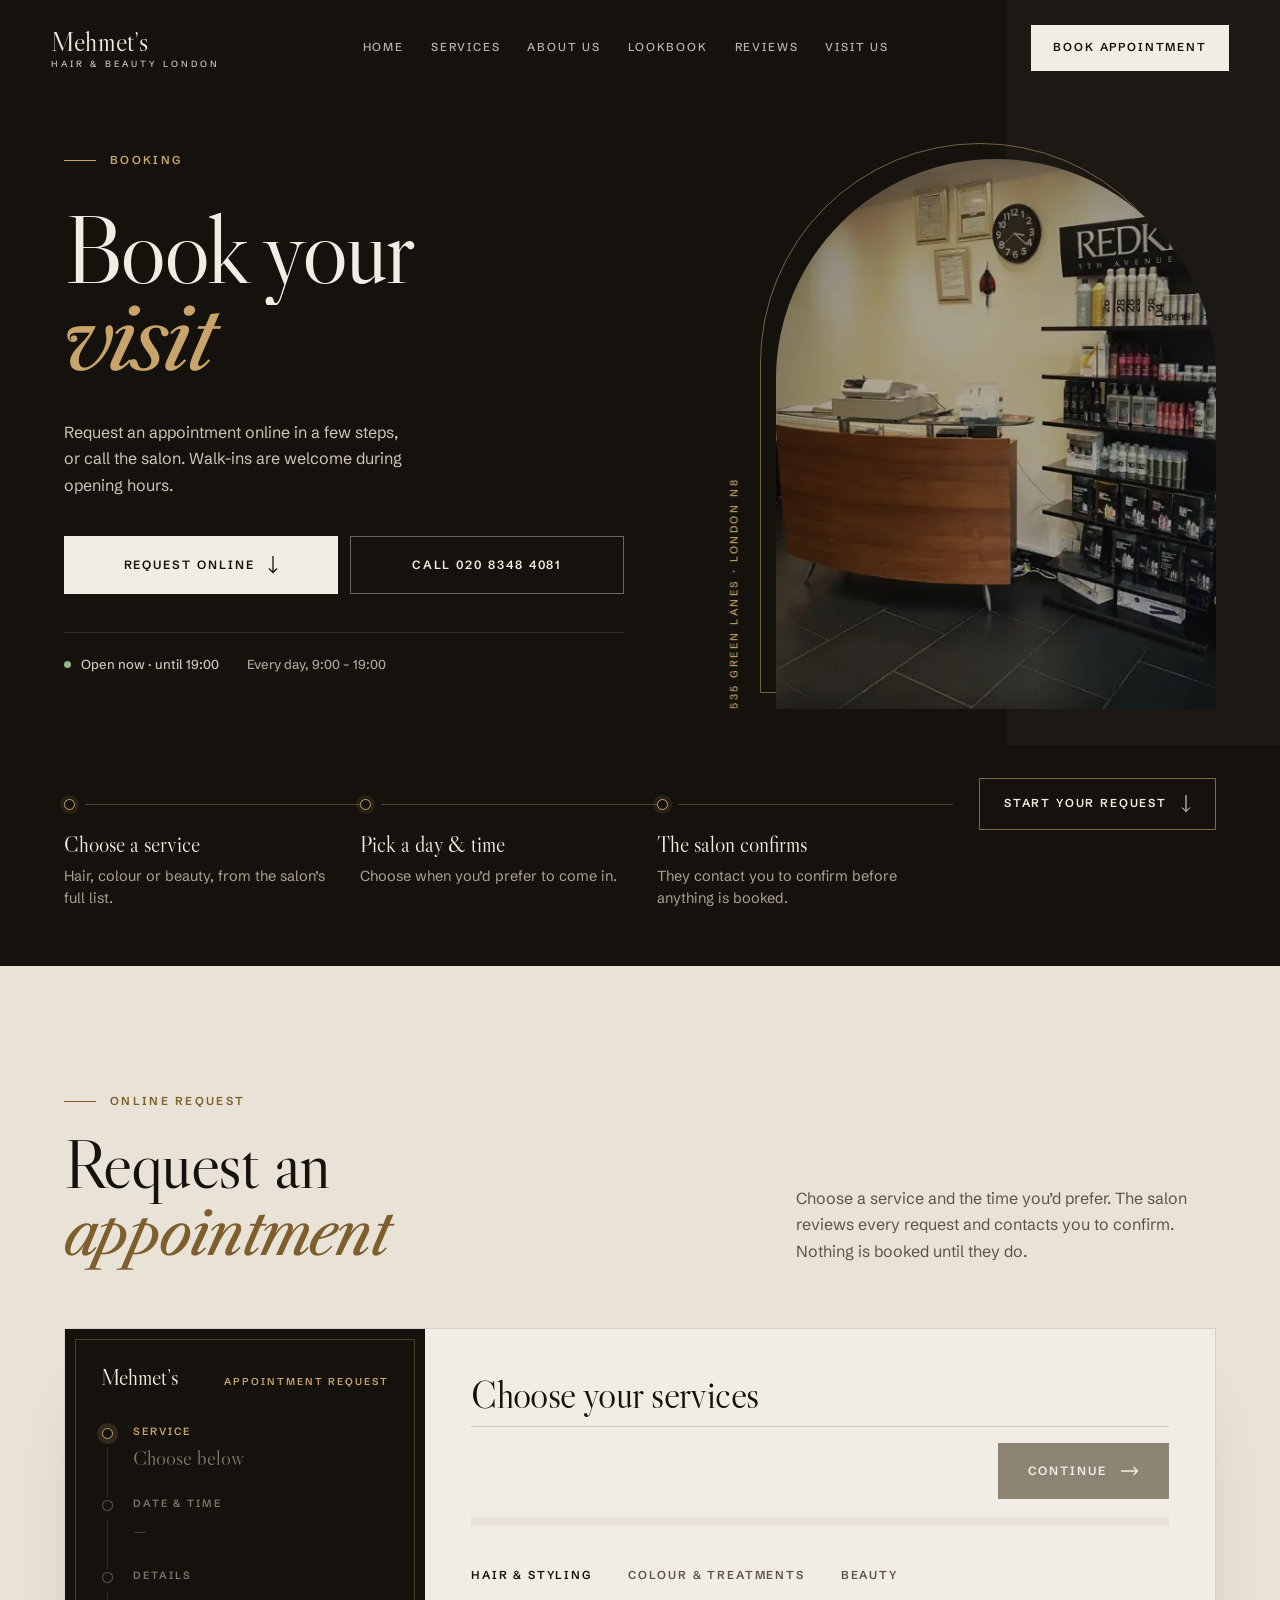
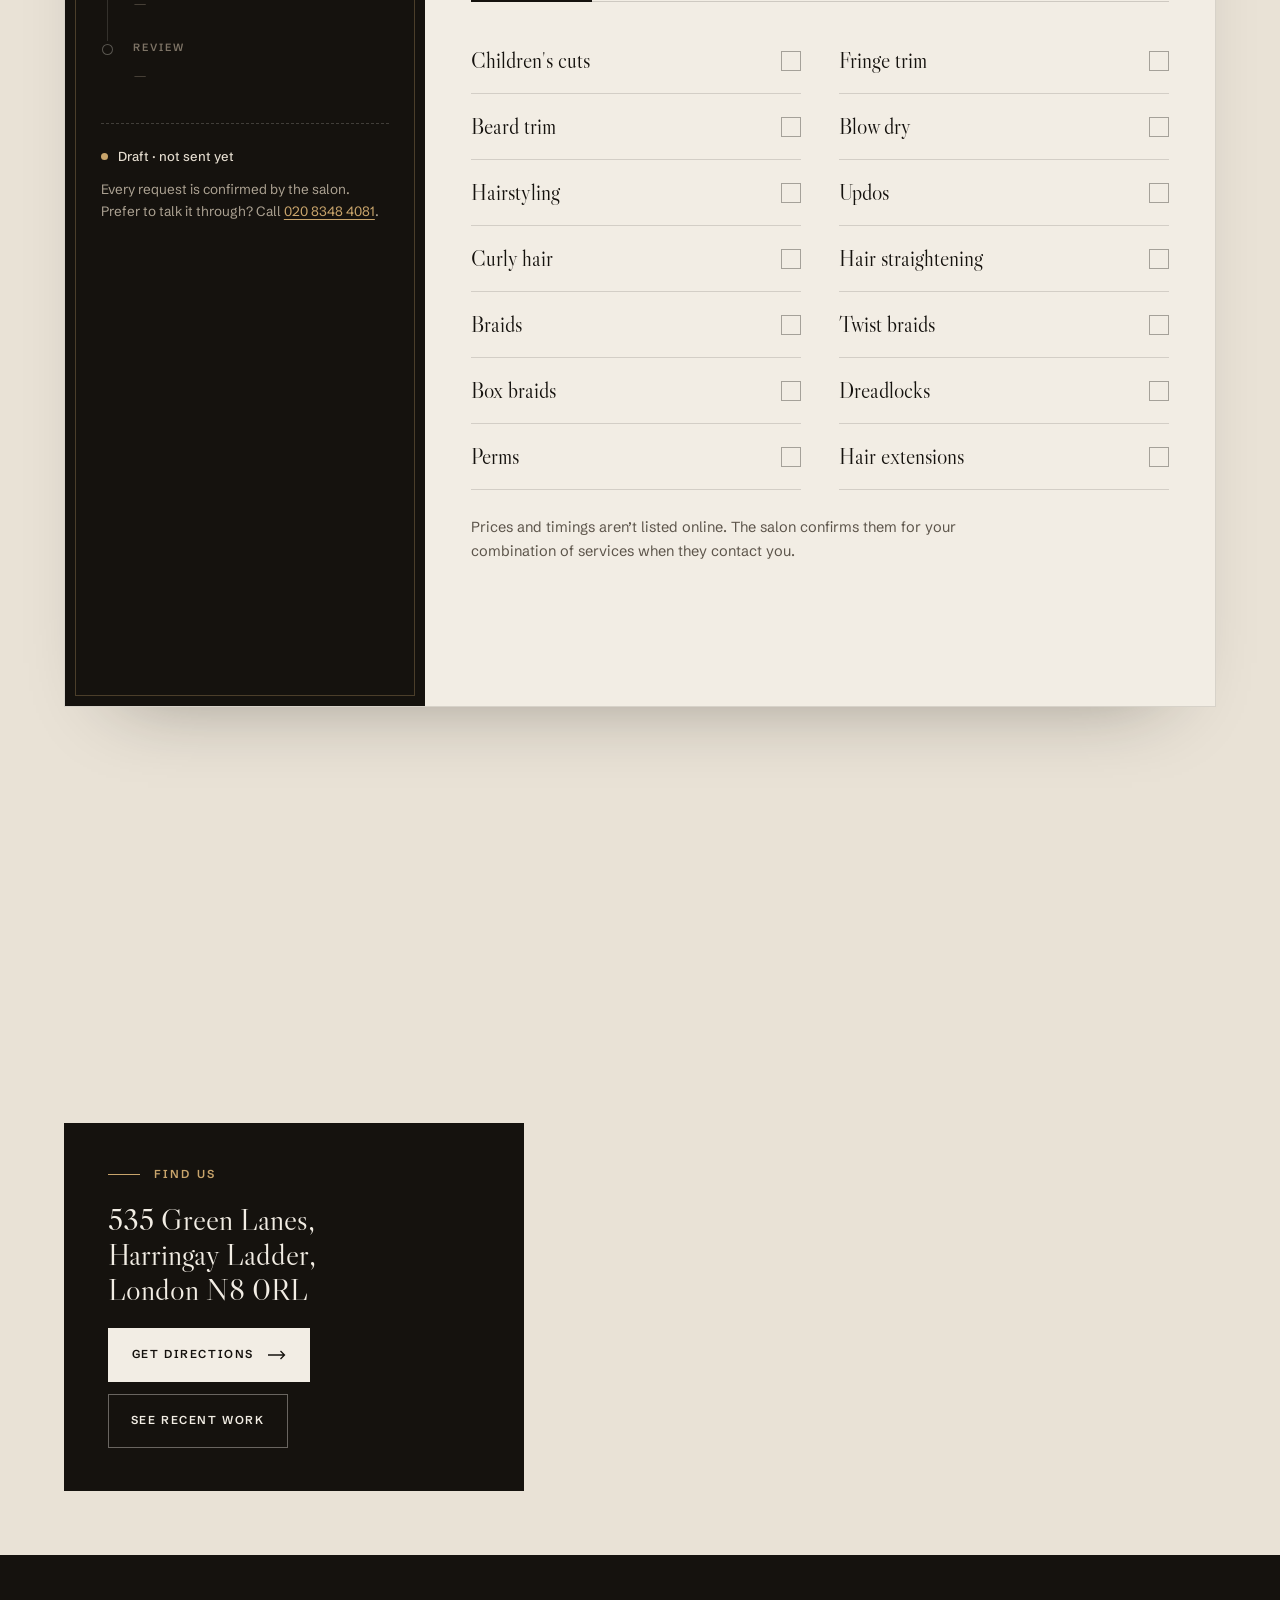
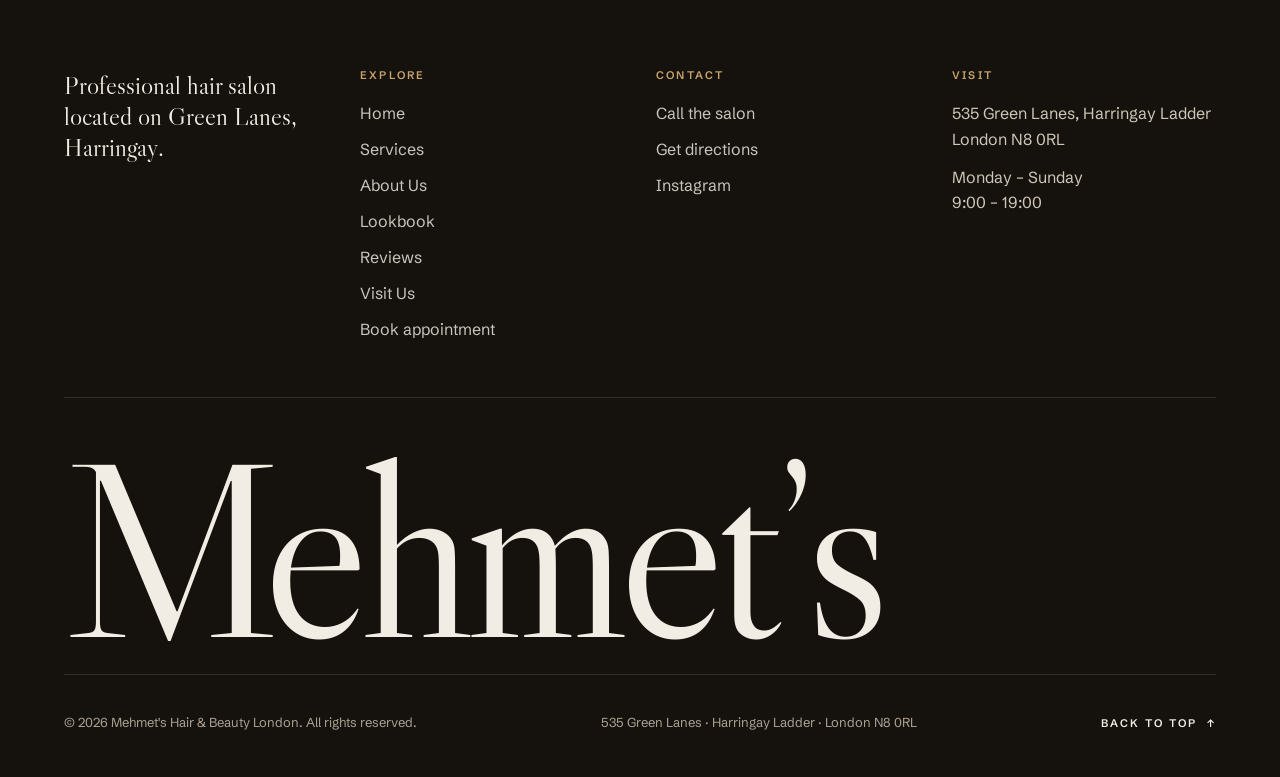
<file: booking.html>
<!DOCTYPE html>
<html lang="en-GB">
<head>
<meta charset="utf-8">
<meta name="viewport" content="width=device-width, initial-scale=1">
<title>Booking | Mehmet's Hair &amp; Beauty London, 535 Green Lanes N8</title>
<meta name="description" content="Request an appointment at Mehmet's Hair &amp; Beauty London, or call 020 8348 4081. Open every day 9:00–19:00 at 535 Green Lanes, Harringay Ladder, London N8 0RL.">
<link rel="canonical" href="booking.html">
<meta property="og:type" content="website">
<meta property="og:site_name" content="Mehmet's Hair &amp; Beauty London">
<meta property="og:title" content="Booking | Mehmet's Hair &amp; Beauty London, 535 Green Lanes N8">
<meta property="og:description" content="Request an appointment at Mehmet's Hair &amp; Beauty London, or call 020 8348 4081. Open every day 9:00–19:00 at 535 Green Lanes, Harringay Ladder, London N8 0RL.">
<meta property="og:image" content="https://husnain-designs.github.io/Mehmets-hairsbeauty-preview/assets/images/look-bridal-updo.jpg">
<meta name="twitter:card" content="summary_large_image">
<meta name="theme-color" content="#15120E">
<link rel="icon" href="favicon.svg" type="image/svg+xml">
<link rel="preconnect" href="https://fonts.googleapis.com">
<link rel="preconnect" href="https://fonts.gstatic.com" crossorigin>
<link rel="stylesheet" href="https://fonts.googleapis.com/css2?family=Libre+Caslon+Display&amp;family=Libre+Caslon+Text:ital@1&amp;family=Schibsted+Grotesk:wght@400;500;600&amp;display=swap" media="print" onload="this.media='all'">
<noscript><link rel="stylesheet" href="https://fonts.googleapis.com/css2?family=Libre+Caslon+Display&amp;family=Libre+Caslon+Text:ital@1&amp;family=Schibsted+Grotesk:wght@400;500;600&amp;display=swap"></noscript>
<link rel="preload" as="image" type="image/webp" fetchpriority="high"
      imagesizes="(min-width: 1024px) 460px, 76vw"
      imagesrcset="assets/images/booking-reception-arch-v3-480.webp 480w,
                   assets/images/booking-reception-arch-v3-800.webp 800w,
                   assets/images/booking-reception-arch-v3.webp 1000w">
<link rel="stylesheet" href="assets/css/site.css?v=12">
<script type="application/ld+json">{"@context":"https://schema.org","@type":"HairSalon","name":"Mehmet's Hair & Beauty London","telephone":"+44 20 8348 4081","address":{"@type":"PostalAddress","streetAddress":"535 Green Lanes, Harringay Ladder","addressLocality":"London","postalCode":"N8 0RL","addressCountry":"GB"},"geo":{"@type":"GeoCoordinates","latitude":51.5821896,"longitude":-0.0998259},"openingHoursSpecification":[{"@type":"OpeningHoursSpecification","dayOfWeek":["Monday","Tuesday","Wednesday","Thursday","Friday","Saturday","Sunday"],"opens":"09:00","closes":"19:00"}],"hasMap":"https://www.google.com/maps/place/?q=place_id:ChIJRani9_MbdkgRm6W9HlGE5A0","sameAs":["https://www.instagram.com/mehmets_hair_beauty/"]}</script>
<script src="assets/js/lenis.min.js?v=12" defer></script>
<script src="assets/js/site-motion.js?v=12" defer></script>
<script src="assets/js/site.js?v=12" defer></script>
<script src="assets/js/booking.js?v=12" defer></script>
</head>
<body>

<a class="skip-link" href="#main">Skip to content</a>

<header class="site-header" data-site-header>
  <div class="site-header__inner">
    <a class="wordmark" href="index.html" aria-label="Mehmet's Hair &amp; Beauty London, home">
      <span class="wordmark__name">Mehmet&rsquo;s</span>
      <span class="wordmark__sub">Hair &amp; Beauty London</span>
    </a>
    <nav class="main-nav" aria-label="Main">
      <a href="index.html">Home</a>
      <a href="services.html">Services</a>
      <a href="index.html#about">About Us</a>
      <a href="index.html#lookbook">Lookbook</a>
      <a href="index.html#reviews">Reviews</a>
      <a href="index.html#visit">Visit Us</a>
    </nav>
    <div class="header-actions">
      <a class="btn-book" href="#request" aria-current="page">
        <span class="btn-book__long">Book appointment</span>
        <span class="btn-book__short">Book</span>
      </a>
      <button class="menu-toggle" type="button" aria-label="Open menu" aria-expanded="false" aria-controls="site-menu" data-menu-open>
        <span class="menu-toggle__label">Menu</span>
        <span class="menu-toggle__bars" aria-hidden="true"><span></span><span></span></span>
      </button>
    </div>
  </div>
</header>

<div class="site-menu" id="site-menu" role="dialog" aria-modal="true" aria-label="Menu" aria-hidden="true" data-menu>
  <div class="site-menu__bar">
    <span>Mehmet&rsquo;s</span>
    <button class="menu-close" type="button" data-menu-close>
      Close
      <span class="menu-close__x" aria-hidden="true"><span></span><span></span></span>
    </button>
  </div>
  <nav class="site-menu__nav" aria-label="Menu">
    <a href="index.html">Home</a>
    <a href="services.html">Services</a>
    <a href="index.html#about">About Us</a>
    <a href="index.html#lookbook">Lookbook</a>
    <a href="index.html#reviews">Reviews</a>
    <a href="index.html#visit">Visit Us</a>
  </nav>
  <div class="site-menu__foot">
    <a class="btn-wide" href="#request">Book appointment<svg width="16" height="10" viewBox="0 0 18 10" fill="none" stroke="currentColor" aria-hidden="true"><path d="M0 5h16.5M12.5 1l4 4-4 4"/></svg></a>
    <a class="btn-split" href="tel:+442083484081" aria-label="Call the salon on 020 8348 4081">Call</a>
    <a class="btn-split" href="https://www.google.com/maps/dir/?api=1&amp;destination=Mehmet%27s%20Hair%20%26%20Beauty%20London%2C%20535%20Green%20Lanes%2C%20Harringay%20Ladder%2C%20London%20N8%200RL%2C%20United%20Kingdom&amp;destination_place_id=ChIJRani9_MbdkgRm6W9HlGE5A0" target="_blank" rel="noopener noreferrer">Directions</a>
    <p>535 Green Lanes · Harringay Ladder · London N8 0RL<br>Open every day, 9:00 – 19:00</p>
  </div>
</div>

<main id="main">

<section class="bk-hero">
  <div class="bk-hero__panel" aria-hidden="true"></div>
  <div class="bk-hero__grid">
    <div class="bk-hero__copy">
      <p class="eyebrow" data-reveal="fade" data-now data-delay="100">Booking</p>
      <h1 data-reveal="lines" data-now data-delay="180">
        <span class="line"><span>Book your</span></span>
        <span class="line"><span><em>visit</em></span></span>
      </h1>
      <p class="bk-hero__lede" data-reveal="up" data-now data-delay="600">Request an appointment online in a few steps, or call the salon. Walk-ins are welcome during opening hours.</p>
      <div class="bk-hero__cta" data-reveal="up" data-now data-delay="720">
        <a class="btn btn--cream" href="#request">Request online<svg width="10" height="18" viewBox="0 0 10 18" fill="none" stroke="currentColor" aria-hidden="true"><path d="M5 0v16.5M1 12.5l4 4 4-4"/></svg></a>
        <a class="btn btn--ghost" href="tel:+442083484081" aria-label="Call the salon on 020 8348 4081">Call 020 8348 4081</a>
      </div>
      <div class="bk-hero__meta" data-reveal="fade" data-now data-delay="860">
        <span><span class="status-dot" data-status-dot></span><span data-status-text>Open every day, 9:00 – 19:00</span></span>
        <span class="dim">Every day, 9:00 – 19:00</span>
        <span class="bk-hero__picked" data-picked hidden>Enquiring about <strong data-picked-name></strong><a href="services.html">Change</a></span>
      </div>
    </div>
    <div class="bk-hero__arch">
      <div class="bk-hero__arch-outline" data-reveal="fade" data-now data-delay="1150" aria-hidden="true"></div>
      <div data-reveal="mask" data-now data-delay="300">
        <div class="bk-hero__arch-shot">
          <div data-parallax="0.07">
            <picture>
              <source type="image/webp"
                  sizes="(min-width: 1024px) 460px, 76vw"
                  srcset="assets/images/booking-reception-arch-v3-480.webp 480w,
                  assets/images/booking-reception-arch-v3-800.webp 800w,
                  assets/images/booking-reception-arch-v3.webp 1000w">
              <img src="assets/images/booking-reception-arch-v3.jpg" width="1000" height="1449" fetchpriority="high" decoding="async" alt="The salon's reception desk beside a Redken product wall">
            </picture>
          </div>
        </div>
      </div>
      <span class="bk-hero__arch-caption" data-reveal="fade" data-now data-delay="1350">535 Green Lanes · London N8</span>
    </div>
    <nav class="bk-steps" aria-label="How booking works" data-reveal="fade" data-delay="950">
      <span class="bk-steps__bleed" aria-hidden="true"></span>
      <ol data-reveal="stagger" data-delay="1000">
      <li>
        <span class="bk-steps__mark" aria-hidden="true">
          <span class="bk-steps__dot"></span>
          <span class="bk-steps__line"></span>
        </span>
        <span class="bk-steps__body">
          <span class="bk-steps__title">Choose a service</span>
          <span class="bk-steps__desc">Hair, colour or beauty, from the salon’s full list.</span>
        </span>
      </li>
      <li>
        <span class="bk-steps__mark" aria-hidden="true">
          <span class="bk-steps__dot"></span>
          <span class="bk-steps__line"></span>
        </span>
        <span class="bk-steps__body">
          <span class="bk-steps__title">Pick a day &amp; time</span>
          <span class="bk-steps__desc">Choose when you’d prefer to come in.</span>
        </span>
      </li>
      <li>
        <span class="bk-steps__mark" aria-hidden="true">
          <span class="bk-steps__dot"></span>
          <span class="bk-steps__line"></span>
        </span>
        <span class="bk-steps__body">
          <span class="bk-steps__title">The salon confirms</span>
          <span class="bk-steps__desc">They contact you to confirm before anything is booked.</span>
        </span>
      </li>
      </ol>
      <a class="bk-steps__cta" href="#request">Start your request<svg width="10" height="18" viewBox="0 0 10 18" fill="none" stroke="currentColor" aria-hidden="true"><path d="M5 0v16.5M1 12.5l4 4 4-4"/></svg></a>
    </nav>
  </div>
</section>

<section class="request" id="request">
  <div class="shell">
    <div class="request__head">
      <div>
        <p class="eyebrow" data-reveal="up">Online request</p>
        <h2 data-reveal="lines">
          <span class="line line--flush"><span>Request an</span></span>
          <span class="line"><span><em>appointment</em></span></span>
        </h2>
      </div>
      <p data-reveal="up">Choose a service and the time you’d prefer. The salon reviews every request and contacts you to confirm. Nothing is booked until they do.</p>
    </div>

    <div class="wizard" data-reveal="up" data-wizard>
      <aside class="rail" aria-label="Your request">
        <div class="rail__frame" aria-hidden="true"></div>
        <div class="rail__inner">
          <div class="rail__head">
            <span>Mehmet&rsquo;s</span>
            <span>Appointment request</span>
          </div>
          <ol class="rail__steps" aria-label="Booking steps">
            <li class="rail__step" data-rail-step="1">
              <span class="rail__marker" aria-hidden="true">
                <span class="rail__dot"></span>
                <span class="rail__line"></span>
              </span>
              <button class="rail__btn" type="button" disabled data-rail-go="1" aria-label="Service">
                <span class="rail__label">Service</span>
                <span class="rail__value" data-rail-value>—</span>
              </button>
            </li>
            <li class="rail__step" data-rail-step="2">
              <span class="rail__marker" aria-hidden="true">
                <span class="rail__dot"></span>
                <span class="rail__line"></span>
              </span>
              <button class="rail__btn" type="button" disabled data-rail-go="2" aria-label="Date & time">
                <span class="rail__label">Date &amp; time</span>
                <span class="rail__value" data-rail-value>—</span>
              </button>
            </li>
            <li class="rail__step" data-rail-step="3">
              <span class="rail__marker" aria-hidden="true">
                <span class="rail__dot"></span>
                <span class="rail__line"></span>
              </span>
              <button class="rail__btn" type="button" disabled data-rail-go="3" aria-label="Details">
                <span class="rail__label">Details</span>
                <span class="rail__value" data-rail-value>—</span>
              </button>
            </li>
            <li class="rail__step" data-rail-step="4">
              <span class="rail__marker" aria-hidden="true">
                <span class="rail__dot"></span>
                <span class="rail__line"></span>
              </span>
              <button class="rail__btn" type="button" disabled data-rail-go="4" aria-label="Review">
                <span class="rail__label">Review</span>
                <span class="rail__value" data-rail-value>—</span>
              </button>
            </li>
          </ol>
          <div class="rail__foot">
            <span class="rail__status" aria-live="polite"><span class="status-dot" data-card-dot></span><span data-card-status>Draft · not sent yet</span></span>
            <p>Every request is confirmed by the salon. Prefer to talk it through? Call <a href="tel:+442083484081" aria-label="Call the salon on 020 8348 4081">020 8348 4081</a>.</p>
          </div>
        </div>
      </aside>

      <div class="pane" data-flow>
        <div class="progress" data-progress>
          <ol aria-label="Booking steps">
            <li data-progress-step="1">
              <span class="progress__bar"><span></span></span>
              <span class="progress__label">Service</span>
            </li>
            <li data-progress-step="2">
              <span class="progress__bar"><span></span></span>
              <span class="progress__label">Date &amp; time</span>
            </li>
            <li data-progress-step="3">
              <span class="progress__bar"><span></span></span>
              <span class="progress__label">Details</span>
            </li>
            <li data-progress-step="4">
              <span class="progress__bar"><span></span></span>
              <span class="progress__label">Review</span>
            </li>
          </ol>
          <span class="progress__mobile" data-progress-mobile>Service</span>
        </div>

        <div data-pane>

          <!-- Step 1 — services -->
          <div class="step" data-step="1">
            <h3 tabindex="-1" data-focus>Choose your services</h3>
            <div class="selection">
              <div class="selection__head">
                <span>Your selection</span>
                <span class="selection__count" aria-live="polite" data-sel-count></span>
              </div>
              <p class="selection__empty" data-sel-empty>Nothing selected yet. Choose one or more services below.</p>
              <ul class="chips" aria-label="Selected services" data-chips hidden></ul>
            </div>
            <div class="tabs" role="tablist" aria-label="Service categories" data-tabs></div>
            <div class="svc-grid" role="group" data-svc-grid></div>
            <p class="step__fine">Prices and timings aren’t listed online. The salon confirms them for your combination of services when they contact you.</p>
          </div>

          <!-- Step 2 — day &amp; time -->
          <div class="step step--when" data-step="2" hidden>
            <div class="field-block">
              <h3 tabindex="-1" data-focus>Choose a day &amp; time</h3>
              <p class="step__for">For <strong data-svc-text></strong><button class="text-btn" type="button" data-goto="1">Add or change</button></p>
            </div>
            <div class="field-block">
              <span class="field-label">Day</span>
              <div class="days" role="radiogroup" aria-label="Preferred day" data-days></div>
              <button class="text-btn days-more" type="button" data-more>Show later dates</button>
            </div>
            <div class="times" data-times hidden>
              <span class="field-label">Preferred start time · <strong data-date-long></strong></span>
              <div data-time-groups></div>
            </div>
            <p class="step__fine step__fine--rule">Live availability isn’t shown online yet. Choose the time you’d prefer and the salon will confirm it, or suggest the nearest free time, when they contact you.</p>
          </div>

          <!-- Step 3 — details -->
          <form class="step step--details" data-step="3" hidden novalidate data-details-form>
            <h3 tabindex="-1" data-focus>Your details</h3>
            <div class="form-grid">
              <div class="field">
                <label for="bk-name">Full name</label>
                <input id="bk-name" name="name" type="text" autocomplete="name" maxlength="80" aria-invalid="false" aria-describedby="bk-name-err">
                <span class="field__err" id="bk-name-err"></span>
              </div>
              <div class="field">
                <label for="bk-phone">Mobile number</label>
                <input id="bk-phone" name="phone" type="tel" inputmode="tel" autocomplete="tel" maxlength="25" aria-invalid="false" aria-describedby="bk-phone-err">
                <span class="field__err" id="bk-phone-err"></span>
              </div>
            </div>
            <div class="field">
              <label for="bk-email">Email <span class="opt">(optional)</span></label>
              <input id="bk-email" name="email" type="email" inputmode="email" autocomplete="email" maxlength="120" aria-invalid="false" aria-describedby="bk-email-err">
              <span class="field__err" id="bk-email-err"></span>
            </div>
            <div class="field">
              <label for="bk-notes">Notes for your stylist <span class="opt">(optional)</span></label>
              <textarea id="bk-notes" name="notes" rows="3" maxlength="500" placeholder="Current colour, recent treatments, hair length" aria-invalid="false" aria-describedby="bk-notes-err"></textarea>
              <span class="field__err" id="bk-notes-err"></span>
            </div>
            <div class="visually-hidden" aria-hidden="true">
              <label for="bk-website">Leave this field empty</label>
              <input id="bk-website" name="website" type="text" tabindex="-1" autocomplete="off">
            </div>
            <button type="submit" class="visually-hidden" tabindex="-1" aria-hidden="true">Continue</button>
            <p class="step__fine">Your details are only used to arrange this appointment.</p>
          </form>

          <!-- Step 4 — review -->
          <div class="step" data-step="4" hidden>
            <h3 tabindex="-1" data-focus>Review your request</h3>
            <dl class="review-list" data-review-list></dl>
            <p class="notice">Sending this request does not book the appointment. The salon will contact you to confirm, and the appointment is booked only once they do.</p>
          </div>

          <!-- Step 5 — sent -->
          <div class="step step--done" data-step="5-ok" hidden>
            <span class="badge"><span class="badge__dot"></span><span data-badge-label>Awaiting salon confirmation</span></span>
            <h3 tabindex="-1" data-focus><span data-heading-lead>Request received</span>, <em data-first-name></em>.</h3>
            <p data-done-lede>Your request has reached the salon. It is not a confirmed booking yet: the salon will contact you on <strong data-phone-out></strong> to confirm the appointment or suggest another time.</p>
            <!-- Shown instead of the paragraph above when this build has no booking
                 backend to send to (e.g. a static GitHub Pages preview) — so the demo
                 never claims a request reached the salon when nothing was sent. -->
            <p data-preview-note hidden>This is a preview build of the website, so the form isn&rsquo;t connected to the salon&rsquo;s booking system here &mdash; nothing was actually sent. Call <a href="tel:+442083484081">020 8348 4081</a> to book, or try this on the live site once it&rsquo;s connected.</p>
            <dl class="done-grid" data-done-grid></dl>
            <div class="done-actions">
              <a class="btn btn--ink" href="tel:+442083484081" aria-label="Call the salon on 020 8348 4081">Call the salon<svg width="18" height="10" viewBox="0 0 18 10" fill="none" stroke="currentColor" aria-hidden="true"><path d="M0 5h16.5M12.5 1l4 4-4 4"/></svg></a>
              <a class="btn btn--ghost-ink" href="index.html">Back to home</a>
              <button class="text-btn" type="button" data-restart>Make another request</button>
            </div>
          </div>

          <!-- Step 5 — not sent -->
          <div class="step step--done step--fail" data-step="5-fail" role="alert" hidden>
            <span class="badge badge--fail"><span class="badge__dot"></span>Not sent</span>
            <h3 tabindex="-1" data-focus>Your request wasn’t sent.</h3>
            <p><span data-fail-msg></span> Nothing has been booked. Your details are still here, so you can try again, or call the salon on <a href="tel:+442083484081" aria-label="Call the salon on 020 8348 4081">020 8348 4081</a>.</p>
            <div class="done-actions">
              <button class="btn btn--ink" type="button" data-retry>Try again</button>
              <a class="btn btn--ghost-ink" href="tel:+442083484081" aria-label="Call the salon on 020 8348 4081">Call the salon</a>
              <button class="text-btn" type="button" data-goto="4">Review details</button>
            </div>
          </div>

        </div>

        <div class="actions" data-actions>
          <button class="actions__back is-invisible" type="button" data-back>
            <svg width="18" height="10" viewBox="0 0 18 10" fill="none" stroke="currentColor" aria-hidden="true"><path d="M0 5h16.5M12.5 1l4 4-4 4"/></svg>Back
          </button>
          <span class="actions__note" aria-live="polite" data-bar-note></span>
          <button class="actions__next" type="button" data-next aria-disabled="true">
            <span data-next-label>Continue</span><svg width="18" height="10" viewBox="0 0 18 10" fill="none" stroke="currentColor" aria-hidden="true"><path d="M0 5h16.5M12.5 1l4 4-4 4"/></svg>
          </button>
        </div>
      </div>
    </div>
  </div>
</section>

<section class="findus">
  <div class="findus__map" data-reveal="fade">
    <iframe class="map-embed" title="Map showing Mehmet's Hair &amp; Beauty London at 535 Green Lanes, London N8 0RL"
            src="https://maps.google.com/maps?q=Mehmet%27s%20Hair%20%26%20Beauty%20London%2C%20535%20Green%20Lanes%2C%20Harringay%20Ladder%2C%20London%20N8%200RL%2C%20United%20Kingdom&amp;z=16&amp;output=embed"
            loading="lazy"></iframe>
  </div>
  <div class="findus__card" data-reveal="up">
    <span class="eyebrow">Find us</span>
    <address>535 Green Lanes,<br>Harringay Ladder,<br>London N8 0RL</address>
    <div>
      <a class="btn btn--cream" href="https://www.google.com/maps/dir/?api=1&amp;destination=Mehmet%27s%20Hair%20%26%20Beauty%20London%2C%20535%20Green%20Lanes%2C%20Harringay%20Ladder%2C%20London%20N8%200RL%2C%20United%20Kingdom&amp;destination_place_id=ChIJRani9_MbdkgRm6W9HlGE5A0" target="_blank" rel="noopener noreferrer">Get directions<svg width="18" height="10" viewBox="0 0 18 10" fill="none" stroke="currentColor" aria-hidden="true"><path d="M0 5h16.5M12.5 1l4 4-4 4"/></svg></a>
      <a class="btn btn--ghost" href="https://www.instagram.com/mehmets_hair_beauty/?hl=en" target="_blank" rel="noopener">See recent work</a>
    </div>
  </div>
</section>

</main>

<footer class="site-footer">
  <div class="shell">
    <div class="site-footer__grid">
      <div>
        <p class="site-footer__blurb">Professional hair salon located on Green Lanes, Harringay.</p>
      </div>
      <nav class="site-footer__col" aria-label="Footer">
        <span class="site-footer__head">Explore</span>
        <a href="index.html">Home</a>
        <a href="services.html">Services</a>
        <a href="index.html#about">About Us</a>
        <a href="index.html#lookbook">Lookbook</a>
        <a href="index.html#reviews">Reviews</a>
        <a href="index.html#visit">Visit Us</a>
        <a href="#request">Book appointment</a>
      </nav>
      <div class="site-footer__col">
        <span class="site-footer__head">Contact</span>
        <a href="tel:+442083484081" aria-label="Call the salon on 020 8348 4081">Call the salon</a>
        <a href="https://www.google.com/maps/dir/?api=1&amp;destination=Mehmet%27s%20Hair%20%26%20Beauty%20London%2C%20535%20Green%20Lanes%2C%20Harringay%20Ladder%2C%20London%20N8%200RL%2C%20United%20Kingdom&amp;destination_place_id=ChIJRani9_MbdkgRm6W9HlGE5A0" target="_blank" rel="noopener noreferrer">Get directions</a>
        <a href="https://www.instagram.com/mehmets_hair_beauty/?hl=en" target="_blank" rel="noopener">Instagram</a>
      </div>
      <div class="site-footer__col">
        <span class="site-footer__head">Visit</span>
        <span>535 Green Lanes, Harringay Ladder<br>London N8 0RL</span>
        <span>Monday – Sunday<br>9:00 – 19:00</span>
      </div>
    </div>
    <div class="site-footer__word" data-reveal="lines" aria-hidden="true"><span class="line"><span>Mehmet&rsquo;s</span></span></div>
    <div class="site-footer__legal">
      <span>© 2026 Mehmet's Hair &amp; Beauty London. All rights reserved.</span>
      <span>535 Green Lanes · Harringay Ladder · London N8 0RL</span>
      <button class="to-top" type="button" data-to-top>Back to top <span aria-hidden="true">↑</span></button>
    </div>
  </div>
  <div class="quick-bar__spacer"></div>
</footer>

<nav class="quick-bar" aria-label="Quick contact" data-quick-bar>
  <a href="tel:+442083484081" aria-label="Call the salon on 020 8348 4081">
    <svg width="16" height="16" viewBox="0 0 24 24" fill="none" stroke="currentColor" aria-hidden="true"><path d="M22 16.92v3a2 2 0 0 1-2.18 2 19.79 19.79 0 0 1-8.63-3.07 19.5 19.5 0 0 1-6-6 19.79 19.79 0 0 1-3.07-8.67A2 2 0 0 1 4.11 2h3a2 2 0 0 1 2 1.72 12.84 12.84 0 0 0 .7 2.81 2 2 0 0 1-.45 2.11L8.09 9.91a16 16 0 0 0 6 6l1.27-1.27a2 2 0 0 1 2.11-.45 12.84 12.84 0 0 0 2.81.7A2 2 0 0 1 22 16.92z"/></svg>Call
  </a>
  <a href="https://www.google.com/maps/dir/?api=1&amp;destination=Mehmet%27s%20Hair%20%26%20Beauty%20London%2C%20535%20Green%20Lanes%2C%20Harringay%20Ladder%2C%20London%20N8%200RL%2C%20United%20Kingdom&amp;destination_place_id=ChIJRani9_MbdkgRm6W9HlGE5A0" target="_blank" rel="noopener noreferrer">
    <svg width="16" height="16" viewBox="0 0 24 24" fill="none" stroke="currentColor" aria-hidden="true"><path d="M21 10c0 7-9 13-9 13s-9-6-9-13a9 9 0 0 1 18 0z"/><circle cx="12" cy="10" r="3"/></svg>Directions
  </a>
</nav>

</body>
</html>
</file>
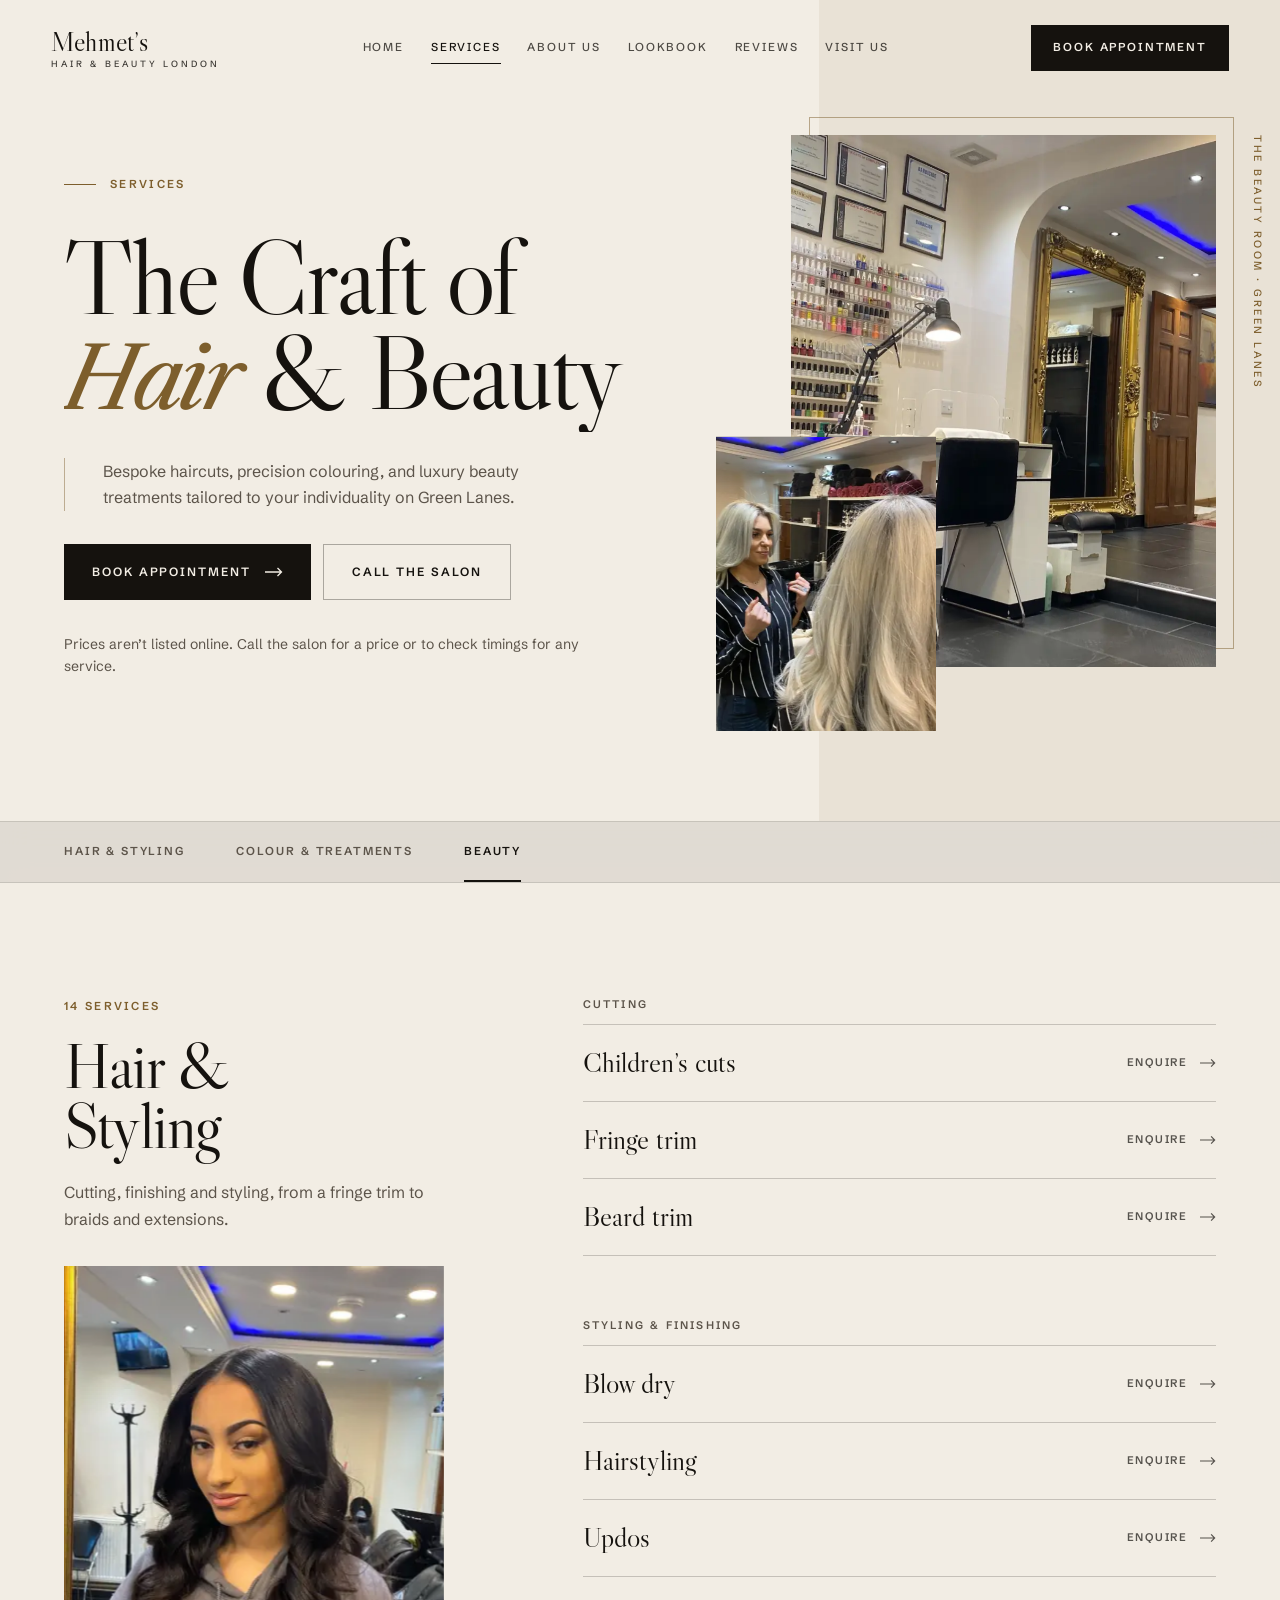
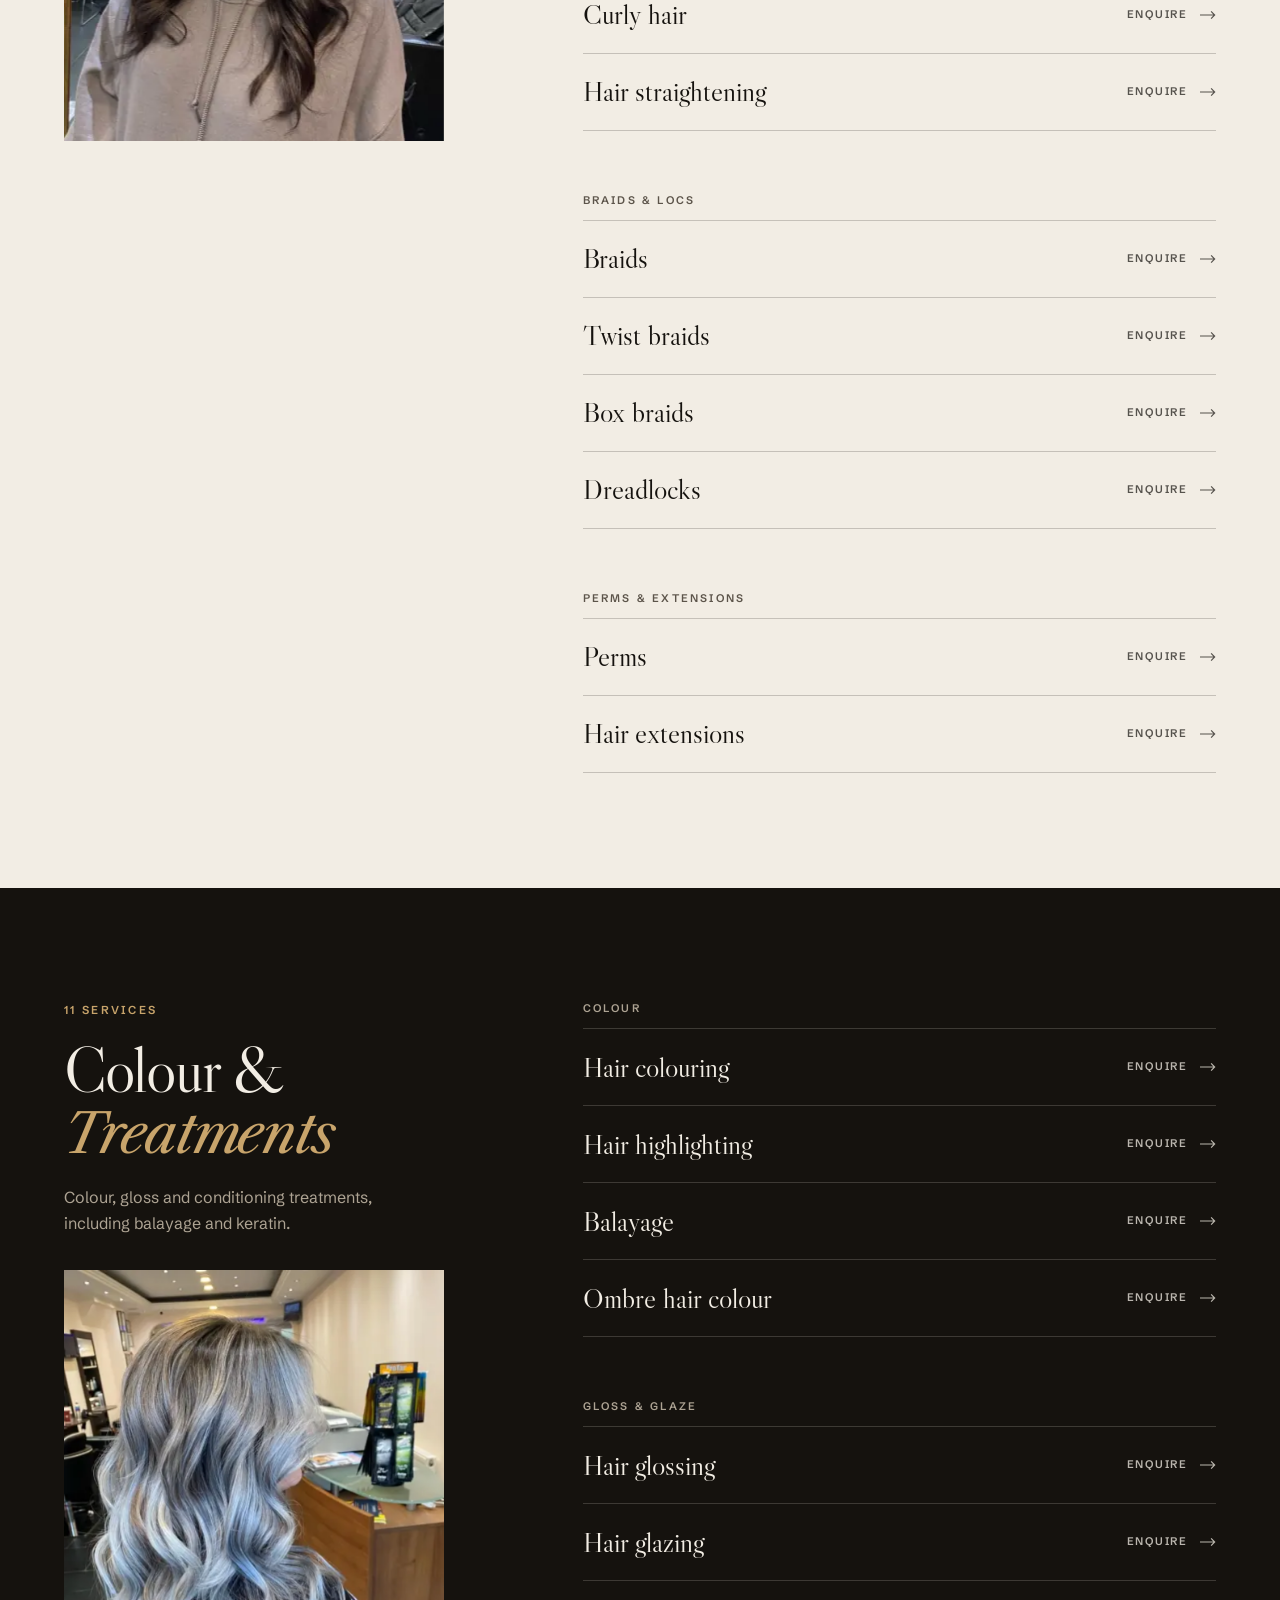
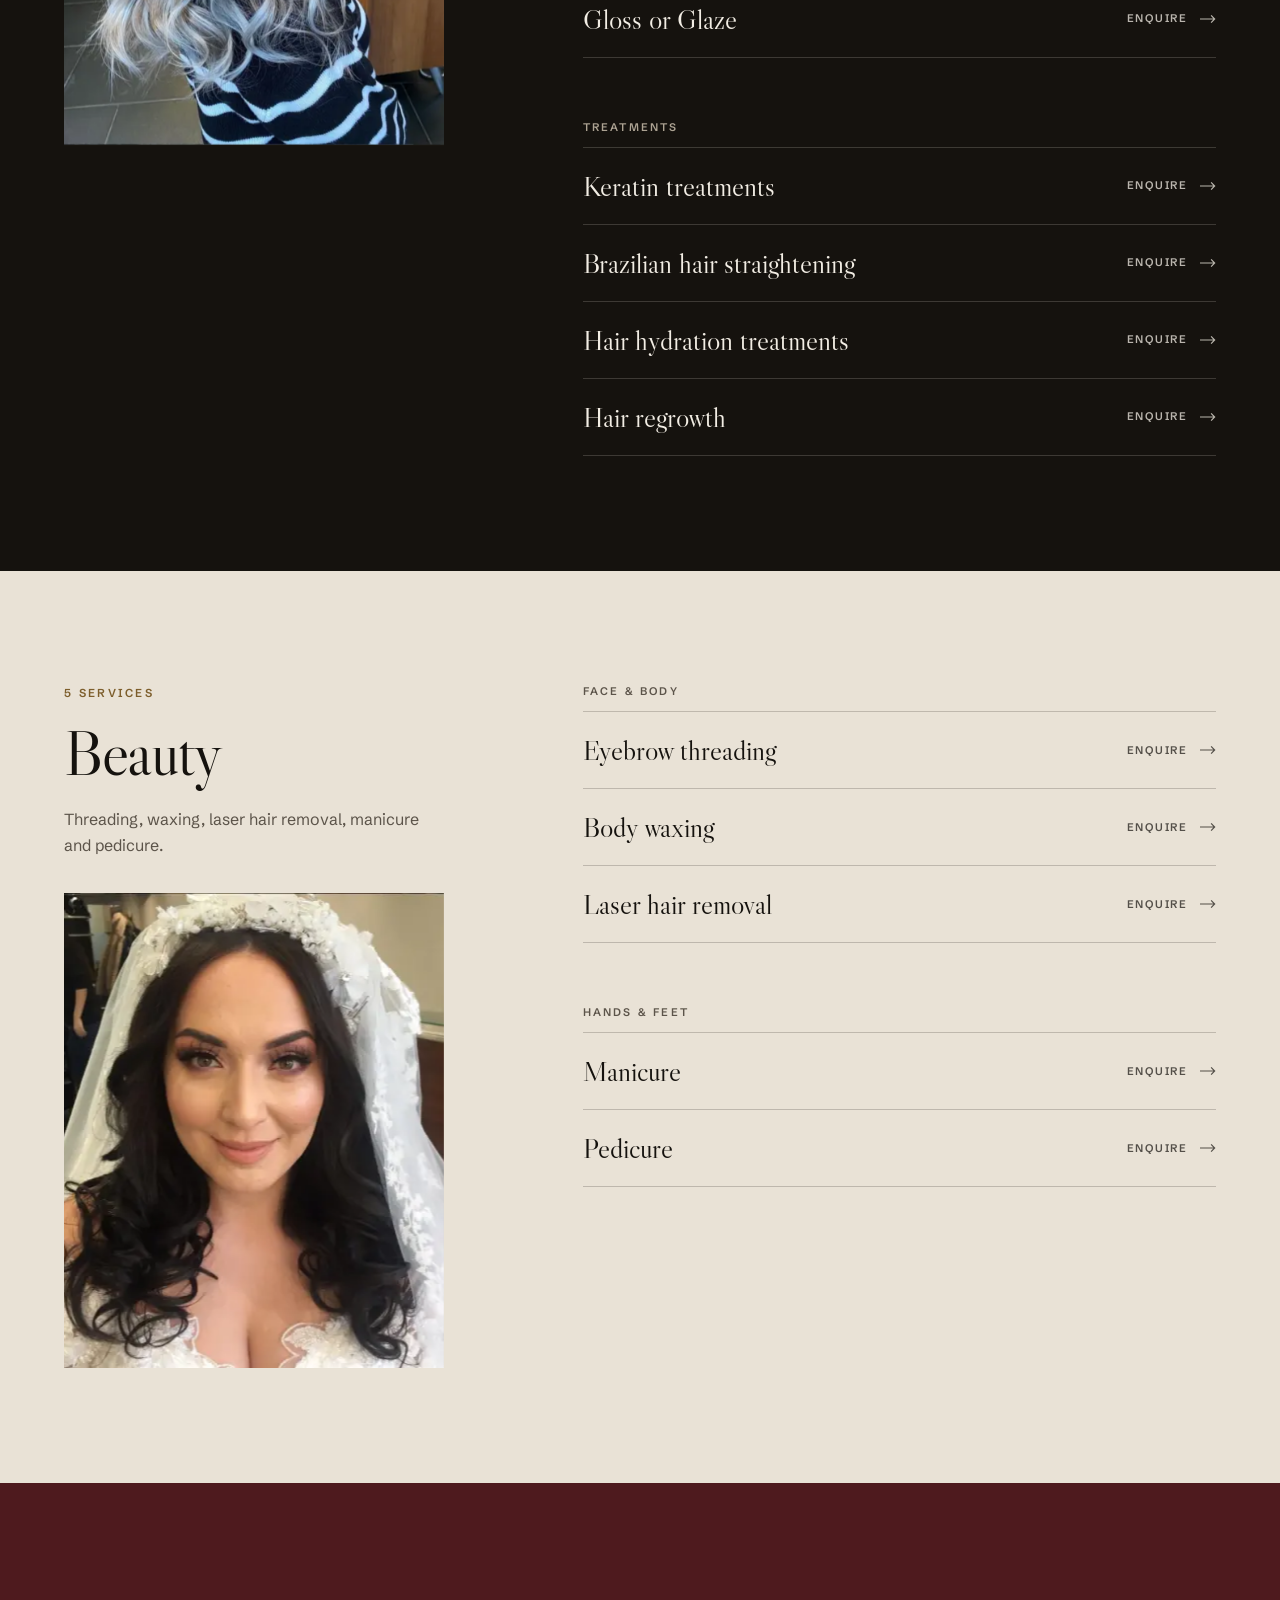
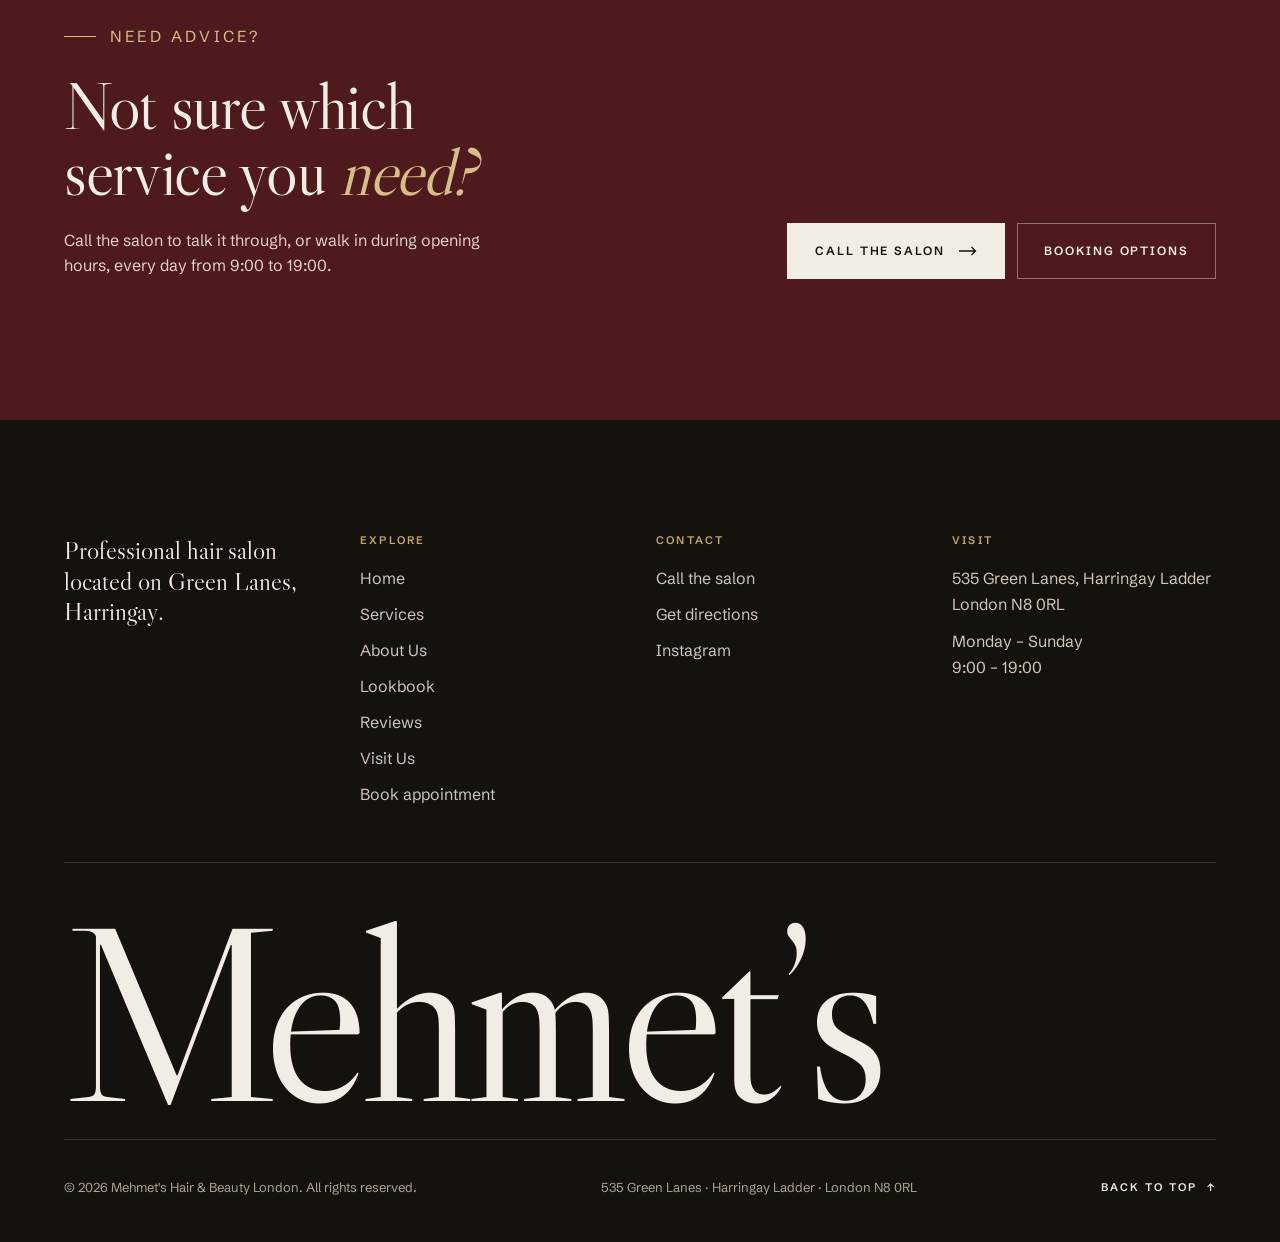
<file: services.html>
<!DOCTYPE html>
<html lang="en-GB">
<head>
<meta charset="utf-8">
<meta name="viewport" content="width=device-width, initial-scale=1">
<title>Services | Mehmet's Hair &amp; Beauty London, Green Lanes N8</title>
<meta name="description" content="Haircuts, blow dry, balayage, colour, keratin, threading, waxing, manicure and pedicure at 535 Green Lanes, Harringay Ladder, London N8 0RL.">
<link rel="canonical" href="services.html">
<meta property="og:type" content="website">
<meta property="og:site_name" content="Mehmet's Hair &amp; Beauty London">
<meta property="og:title" content="Services | Mehmet's Hair &amp; Beauty London, Green Lanes N8">
<meta property="og:description" content="Haircuts, blow dry, balayage, colour, keratin, threading, waxing, manicure and pedicure at 535 Green Lanes, Harringay Ladder, London N8 0RL.">
<meta property="og:image" content="https://husnain-designs.github.io/Mehmets-hairsbeauty-preview/assets/images/look-ash-balayage.jpg">
<meta name="twitter:card" content="summary_large_image">
<meta name="theme-color" content="#15120E">
<link rel="icon" href="favicon.svg" type="image/svg+xml">
<link rel="preconnect" href="https://fonts.googleapis.com">
<link rel="preconnect" href="https://fonts.gstatic.com" crossorigin>
<link rel="stylesheet" href="https://fonts.googleapis.com/css2?family=Libre+Caslon+Display&amp;family=Libre+Caslon+Text:ital@1&amp;family=Schibsted+Grotesk:wght@400;500;600&amp;display=swap" media="print" onload="this.media='all'">
<noscript><link rel="stylesheet" href="https://fonts.googleapis.com/css2?family=Libre+Caslon+Display&amp;family=Libre+Caslon+Text:ital@1&amp;family=Schibsted+Grotesk:wght@400;500;600&amp;display=swap"></noscript>
<link rel="preload" as="image" type="image/webp" fetchpriority="high"
      imagesizes="(min-width: 1024px) 40vw, 85vw"
      imagesrcset="assets/images/salon-beauty-room-480.webp 480w,
                   assets/images/salon-beauty-room-800.webp 800w,
                   assets/images/salon-beauty-room-1200.webp 1200w">
<link rel="stylesheet" href="assets/css/site.css?v=12">
<script type="application/ld+json">{"@context":"https://schema.org","@type":"HairSalon","name":"Mehmet's Hair & Beauty London","telephone":"+44 20 8348 4081","address":{"@type":"PostalAddress","streetAddress":"535 Green Lanes, Harringay Ladder","addressLocality":"London","postalCode":"N8 0RL","addressCountry":"GB"},"geo":{"@type":"GeoCoordinates","latitude":51.5821896,"longitude":-0.0998259},"openingHoursSpecification":[{"@type":"OpeningHoursSpecification","dayOfWeek":["Monday","Tuesday","Wednesday","Thursday","Friday","Saturday","Sunday"],"opens":"09:00","closes":"19:00"}],"hasMap":"https://www.google.com/maps/place/?q=place_id:ChIJRani9_MbdkgRm6W9HlGE5A0","sameAs":["https://www.instagram.com/mehmets_hair_beauty/"]}</script>
<script src="assets/js/lenis.min.js?v=12" defer></script>
<script src="assets/js/site-motion.js?v=12" defer></script>
<script src="assets/js/site.js?v=12" defer></script>
</head>
<body>

<a class="skip-link" href="#main">Skip to content</a>

<header class="site-header site-header--light" data-site-header>
  <div class="site-header__inner">
    <a class="wordmark" href="index.html" aria-label="Mehmet's Hair &amp; Beauty London, home">
      <span class="wordmark__name">Mehmet&rsquo;s</span>
      <span class="wordmark__sub">Hair &amp; Beauty London</span>
    </a>
    <nav class="main-nav" aria-label="Main">
      <a href="index.html">Home</a>
      <a href="services.html" aria-current="page">Services</a>
      <a href="index.html#about">About Us</a>
      <a href="index.html#lookbook">Lookbook</a>
      <a href="index.html#reviews">Reviews</a>
      <a href="index.html#visit">Visit Us</a>
    </nav>
    <div class="header-actions">
      <a class="btn-book" href="booking.html#request">
        <span class="btn-book__long">Book appointment</span>
        <span class="btn-book__short">Book</span>
      </a>
      <button class="menu-toggle" type="button" aria-label="Open menu" aria-expanded="false" aria-controls="site-menu" data-menu-open>
        <span class="menu-toggle__label">Menu</span>
        <span class="menu-toggle__bars" aria-hidden="true"><span></span><span></span></span>
      </button>
    </div>
  </div>
</header>

<div class="site-menu" id="site-menu" role="dialog" aria-modal="true" aria-label="Menu" aria-hidden="true" data-menu>
  <div class="site-menu__bar">
    <span>Mehmet&rsquo;s</span>
    <button class="menu-close" type="button" data-menu-close>
      Close
      <span class="menu-close__x" aria-hidden="true"><span></span><span></span></span>
    </button>
  </div>
  <nav class="site-menu__nav" aria-label="Menu">
    <a href="index.html">Home</a>
    <a href="services.html" aria-current="page">Services</a>
    <a href="index.html#about">About Us</a>
    <a href="index.html#lookbook">Lookbook</a>
    <a href="index.html#reviews">Reviews</a>
    <a href="index.html#visit">Visit Us</a>
  </nav>
  <div class="site-menu__foot">
    <a class="btn-wide" href="booking.html#request">Book appointment<svg width="16" height="10" viewBox="0 0 18 10" fill="none" stroke="currentColor" aria-hidden="true"><path d="M0 5h16.5M12.5 1l4 4-4 4"/></svg></a>
    <a class="btn-split" href="tel:+442083484081" aria-label="Call the salon on 020 8348 4081">Call</a>
    <a class="btn-split" href="https://www.google.com/maps/dir/?api=1&amp;destination=Mehmet%27s%20Hair%20%26%20Beauty%20London%2C%20535%20Green%20Lanes%2C%20Harringay%20Ladder%2C%20London%20N8%200RL%2C%20United%20Kingdom&amp;destination_place_id=ChIJRani9_MbdkgRm6W9HlGE5A0" target="_blank" rel="noopener noreferrer">Directions</a>
    <p>535 Green Lanes · Harringay Ladder · London N8 0RL<br>Open every day, 9:00 – 19:00</p>
  </div>
</div>

<main id="main">

<section class="svc-hero">
  <div class="svc-hero__panel" aria-hidden="true"></div>
  <div class="svc-hero__grid">
    <div class="svc-hero__copy">
      <p class="eyebrow" data-reveal="fade" data-now data-delay="100">Services</p>
      <h1 data-reveal="lines" data-now data-delay="180">
        <span class="line"><span>The Craft of</span></span>
        <span class="line"><span><em>Hair</em> &amp; Beauty</span></span>
      </h1>
      <div class="svc-hero__lede-wrap">
        <p class="svc-hero__lede" data-reveal="up" data-now data-delay="620">Bespoke haircuts, precision colouring, and luxury beauty treatments tailored to your individuality on Green Lanes.</p>
        <div class="svc-hero__cta" data-reveal="up" data-now data-delay="760">
          <a class="btn btn--ink" href="booking.html#request">Book appointment<svg width="18" height="10" viewBox="0 0 18 10" fill="none" stroke="currentColor" aria-hidden="true"><path d="M0 5h16.5M12.5 1l4 4-4 4"/></svg></a>
          <a class="btn btn--ghost-ink" href="tel:+442083484081" aria-label="Call the salon on 020 8348 4081">Call the salon</a>
        </div>
        <p class="svc-hero__fine" data-reveal="fade" data-now data-delay="980">Prices aren’t listed online. Call the salon for a price or to check timings for any service.</p>
      </div>
    </div>
    <div class="svc-hero__art">
      <div class="svc-hero__main">
        <div class="svc-hero__outline" data-reveal="fade" data-now data-delay="1250" aria-hidden="true"></div>
        <div class="svc-hero__shot" data-reveal="mask" data-now data-delay="260">
          <div data-parallax="0.1">
            <picture>
              <source type="image/webp"
                  sizes="(min-width: 1024px) 40vw, 85vw"
                  srcset="assets/images/salon-beauty-room-480.webp 480w,
                  assets/images/salon-beauty-room-800.webp 800w,
                  assets/images/salon-beauty-room-1200.webp 1200w">
              <img src="assets/images/salon-beauty-room.jpg" width="1199" height="1860" fetchpriority="high" decoding="async" alt="The salon's beauty room: a manicure station beside a wall of nail polish, with a tall gilded mirror and the treatment rooms beyond">
            </picture>
          </div>
        </div>
        <span class="svc-hero__caption" data-reveal="fade" data-now data-delay="1400">The beauty room · Green Lanes</span>
      </div>
      <div class="svc-hero__inset" data-parallax="-0.07">
        <div data-reveal="mask" data-now data-delay="720">
          <picture>
            <source type="image/webp"
                  sizes="(min-width: 1024px) 300px, 200px"
                  srcset="assets/images/salon-consultation-480.webp 480w,
                  assets/images/salon-consultation-800.webp 800w,
                  assets/images/salon-consultation-1200.webp 1200w,
                  assets/images/salon-consultation.webp 1500w">
            <img src="assets/images/salon-consultation.jpg" width="1500" height="1498" loading="lazy" decoding="async" alt="A stylist and client discussing a platinum blonde result in front of the salon's gilded mirror">
          </picture>
        </div>
      </div>
    </div>
  </div>
</section>

<div class="subnav" data-subnav>
  <nav aria-label="Jump to category">
    <a href="#hair" aria-current="true">Hair &amp; Styling</a>
    <a href="#colour" aria-current="false">Colour &amp; Treatments</a>
    <a href="#beauty" aria-current="false">Beauty</a>
  </nav>
</div>

<section class="cat cat--light" id="hair" data-cat="0">
  <div class="shell cat__shell">
    <aside class="cat__aside">
      <span class="cat__count" data-reveal="up">14 services</span>
      <h2 data-reveal="lines">
        
<span class="line line--flush"><span>Hair &amp;</span></span>        <span class="line"><span>Styling</span></span>
      </h2>
      <p data-reveal="up">Cutting, finishing and styling, from a fringe trim to braids and extensions.</p>
      <div class="cat__shot" data-reveal="mask">
        <picture>
          <source type="image/webp"
                  sizes="(min-width: 1024px) 460px, 106vw"
                  srcset="assets/images/look-brunette-waves-480.webp 480w,
                  assets/images/look-brunette-waves-800.webp 800w,
                  assets/images/look-brunette-waves-1000.webp 1000w,
                  assets/images/look-brunette-waves-1200.webp 1200w,
                  assets/images/look-brunette-waves.webp 1500w">
          <img src="assets/images/look-brunette-waves.jpg" width="1500" height="1496" loading="lazy" decoding="async" style="object-position:50% 38%" alt="Glossy brunette blow dry with loose waves">
        </picture>
      </div>
    </aside>
    <div class="cat__groups">
      <div class="cat__group">
        <h3 data-reveal="up">Cutting</h3>
        <ul class="cat__list" data-reveal="stagger">
          <li><a class="cat__item" href="booking.html?service=Children%27s%20cuts#request"><span class="cat__item-name">Children’s cuts</span><span class="cat__item-cue">Enquire<svg width="16" height="10" viewBox="0 0 18 10" fill="none" stroke="currentColor" aria-hidden="true"><path d="M0 5h16.5M12.5 1l4 4-4 4"/></svg></span></a></li>
          <li><a class="cat__item" href="booking.html?service=Fringe%20trim#request"><span class="cat__item-name">Fringe trim</span><span class="cat__item-cue">Enquire<svg width="16" height="10" viewBox="0 0 18 10" fill="none" stroke="currentColor" aria-hidden="true"><path d="M0 5h16.5M12.5 1l4 4-4 4"/></svg></span></a></li>
          <li><a class="cat__item" href="booking.html?service=Beard%20trim#request"><span class="cat__item-name">Beard trim</span><span class="cat__item-cue">Enquire<svg width="16" height="10" viewBox="0 0 18 10" fill="none" stroke="currentColor" aria-hidden="true"><path d="M0 5h16.5M12.5 1l4 4-4 4"/></svg></span></a></li>
        </ul>
      </div>
      <div class="cat__group">
        <h3 data-reveal="up">Styling &amp; finishing</h3>
        <ul class="cat__list" data-reveal="stagger">
          <li><a class="cat__item" href="booking.html?service=Blow%20dry#request"><span class="cat__item-name">Blow dry</span><span class="cat__item-cue">Enquire<svg width="16" height="10" viewBox="0 0 18 10" fill="none" stroke="currentColor" aria-hidden="true"><path d="M0 5h16.5M12.5 1l4 4-4 4"/></svg></span></a></li>
          <li><a class="cat__item" href="booking.html?service=Hairstyling#request"><span class="cat__item-name">Hairstyling</span><span class="cat__item-cue">Enquire<svg width="16" height="10" viewBox="0 0 18 10" fill="none" stroke="currentColor" aria-hidden="true"><path d="M0 5h16.5M12.5 1l4 4-4 4"/></svg></span></a></li>
          <li><a class="cat__item" href="booking.html?service=Updos#request"><span class="cat__item-name">Updos</span><span class="cat__item-cue">Enquire<svg width="16" height="10" viewBox="0 0 18 10" fill="none" stroke="currentColor" aria-hidden="true"><path d="M0 5h16.5M12.5 1l4 4-4 4"/></svg></span></a></li>
          <li><a class="cat__item" href="booking.html?service=Curly%20hair#request"><span class="cat__item-name">Curly hair</span><span class="cat__item-cue">Enquire<svg width="16" height="10" viewBox="0 0 18 10" fill="none" stroke="currentColor" aria-hidden="true"><path d="M0 5h16.5M12.5 1l4 4-4 4"/></svg></span></a></li>
          <li><a class="cat__item" href="booking.html?service=Hair%20straightening#request"><span class="cat__item-name">Hair straightening</span><span class="cat__item-cue">Enquire<svg width="16" height="10" viewBox="0 0 18 10" fill="none" stroke="currentColor" aria-hidden="true"><path d="M0 5h16.5M12.5 1l4 4-4 4"/></svg></span></a></li>
        </ul>
      </div>
      <div class="cat__group">
        <h3 data-reveal="up">Braids &amp; locs</h3>
        <ul class="cat__list" data-reveal="stagger">
          <li><a class="cat__item" href="booking.html?service=Braids#request"><span class="cat__item-name">Braids</span><span class="cat__item-cue">Enquire<svg width="16" height="10" viewBox="0 0 18 10" fill="none" stroke="currentColor" aria-hidden="true"><path d="M0 5h16.5M12.5 1l4 4-4 4"/></svg></span></a></li>
          <li><a class="cat__item" href="booking.html?service=Twist%20braids#request"><span class="cat__item-name">Twist braids</span><span class="cat__item-cue">Enquire<svg width="16" height="10" viewBox="0 0 18 10" fill="none" stroke="currentColor" aria-hidden="true"><path d="M0 5h16.5M12.5 1l4 4-4 4"/></svg></span></a></li>
          <li><a class="cat__item" href="booking.html?service=Box%20braids#request"><span class="cat__item-name">Box braids</span><span class="cat__item-cue">Enquire<svg width="16" height="10" viewBox="0 0 18 10" fill="none" stroke="currentColor" aria-hidden="true"><path d="M0 5h16.5M12.5 1l4 4-4 4"/></svg></span></a></li>
          <li><a class="cat__item" href="booking.html?service=Dreadlocks#request"><span class="cat__item-name">Dreadlocks</span><span class="cat__item-cue">Enquire<svg width="16" height="10" viewBox="0 0 18 10" fill="none" stroke="currentColor" aria-hidden="true"><path d="M0 5h16.5M12.5 1l4 4-4 4"/></svg></span></a></li>
        </ul>
      </div>
      <div class="cat__group">
        <h3 data-reveal="up">Perms &amp; extensions</h3>
        <ul class="cat__list" data-reveal="stagger">
          <li><a class="cat__item" href="booking.html?service=Perms#request"><span class="cat__item-name">Perms</span><span class="cat__item-cue">Enquire<svg width="16" height="10" viewBox="0 0 18 10" fill="none" stroke="currentColor" aria-hidden="true"><path d="M0 5h16.5M12.5 1l4 4-4 4"/></svg></span></a></li>
          <li><a class="cat__item" href="booking.html?service=Hair%20extensions#request"><span class="cat__item-name">Hair extensions</span><span class="cat__item-cue">Enquire<svg width="16" height="10" viewBox="0 0 18 10" fill="none" stroke="currentColor" aria-hidden="true"><path d="M0 5h16.5M12.5 1l4 4-4 4"/></svg></span></a></li>
        </ul>
      </div>
    </div>
  </div>
</section>

<section class="cat cat--dark" id="colour" data-cat="1">
  <div class="shell cat__shell">
    <aside class="cat__aside">
      <span class="cat__count" data-reveal="up">11 services</span>
      <h2 data-reveal="lines">
        
<span class="line line--flush"><span>Colour &amp;</span></span>        <span class="line"><span><em>Treatments</em></span></span>
      </h2>
      <p data-reveal="up">Colour, gloss and conditioning treatments, including balayage and keratin.</p>
      <div class="cat__shot" data-reveal="mask">
        <picture>
          <source type="image/webp"
                  sizes="(min-width: 1024px) 460px, 106vw"
                  srcset="assets/images/look-ash-balayage-480.webp 480w,
                  assets/images/look-ash-balayage-800.webp 800w,
                  assets/images/look-ash-balayage-1000.webp 1000w,
                  assets/images/look-ash-balayage-1200.webp 1200w,
                  assets/images/look-ash-balayage.webp 1220w">
          <img src="assets/images/look-ash-balayage.jpg" width="1220" height="1490" loading="lazy" decoding="async" style="object-position:35% 45%" alt="Silver-ash balayage with soft waves">
        </picture>
      </div>
    </aside>
    <div class="cat__groups">
      <div class="cat__group">
        <h3 data-reveal="up">Colour</h3>
        <ul class="cat__list" data-reveal="stagger">
          <li><a class="cat__item" href="booking.html?service=Hair%20colouring#request"><span class="cat__item-name">Hair colouring</span><span class="cat__item-cue">Enquire<svg width="16" height="10" viewBox="0 0 18 10" fill="none" stroke="currentColor" aria-hidden="true"><path d="M0 5h16.5M12.5 1l4 4-4 4"/></svg></span></a></li>
          <li><a class="cat__item" href="booking.html?service=Hair%20highlighting#request"><span class="cat__item-name">Hair highlighting</span><span class="cat__item-cue">Enquire<svg width="16" height="10" viewBox="0 0 18 10" fill="none" stroke="currentColor" aria-hidden="true"><path d="M0 5h16.5M12.5 1l4 4-4 4"/></svg></span></a></li>
          <li><a class="cat__item" href="booking.html?service=Balayage#request"><span class="cat__item-name">Balayage</span><span class="cat__item-cue">Enquire<svg width="16" height="10" viewBox="0 0 18 10" fill="none" stroke="currentColor" aria-hidden="true"><path d="M0 5h16.5M12.5 1l4 4-4 4"/></svg></span></a></li>
          <li><a class="cat__item" href="booking.html?service=Ombre%20hair%20colour#request"><span class="cat__item-name">Ombre hair colour</span><span class="cat__item-cue">Enquire<svg width="16" height="10" viewBox="0 0 18 10" fill="none" stroke="currentColor" aria-hidden="true"><path d="M0 5h16.5M12.5 1l4 4-4 4"/></svg></span></a></li>
        </ul>
      </div>
      <div class="cat__group">
        <h3 data-reveal="up">Gloss &amp; glaze</h3>
        <ul class="cat__list" data-reveal="stagger">
          <li><a class="cat__item" href="booking.html?service=Hair%20glossing#request"><span class="cat__item-name">Hair glossing</span><span class="cat__item-cue">Enquire<svg width="16" height="10" viewBox="0 0 18 10" fill="none" stroke="currentColor" aria-hidden="true"><path d="M0 5h16.5M12.5 1l4 4-4 4"/></svg></span></a></li>
          <li><a class="cat__item" href="booking.html?service=Hair%20glazing#request"><span class="cat__item-name">Hair glazing</span><span class="cat__item-cue">Enquire<svg width="16" height="10" viewBox="0 0 18 10" fill="none" stroke="currentColor" aria-hidden="true"><path d="M0 5h16.5M12.5 1l4 4-4 4"/></svg></span></a></li>
          <li><a class="cat__item" href="booking.html?service=Gloss%20or%20Glaze#request"><span class="cat__item-name">Gloss or Glaze</span><span class="cat__item-cue">Enquire<svg width="16" height="10" viewBox="0 0 18 10" fill="none" stroke="currentColor" aria-hidden="true"><path d="M0 5h16.5M12.5 1l4 4-4 4"/></svg></span></a></li>
        </ul>
      </div>
      <div class="cat__group">
        <h3 data-reveal="up">Treatments</h3>
        <ul class="cat__list" data-reveal="stagger">
          <li><a class="cat__item" href="booking.html?service=Keratin%20treatments#request"><span class="cat__item-name">Keratin treatments</span><span class="cat__item-cue">Enquire<svg width="16" height="10" viewBox="0 0 18 10" fill="none" stroke="currentColor" aria-hidden="true"><path d="M0 5h16.5M12.5 1l4 4-4 4"/></svg></span></a></li>
          <li><a class="cat__item" href="booking.html?service=Brazilian%20hair%20straightening#request"><span class="cat__item-name">Brazilian hair straightening</span><span class="cat__item-cue">Enquire<svg width="16" height="10" viewBox="0 0 18 10" fill="none" stroke="currentColor" aria-hidden="true"><path d="M0 5h16.5M12.5 1l4 4-4 4"/></svg></span></a></li>
          <li><a class="cat__item" href="booking.html?service=Hair%20hydration%20treatments#request"><span class="cat__item-name">Hair hydration treatments</span><span class="cat__item-cue">Enquire<svg width="16" height="10" viewBox="0 0 18 10" fill="none" stroke="currentColor" aria-hidden="true"><path d="M0 5h16.5M12.5 1l4 4-4 4"/></svg></span></a></li>
          <li><a class="cat__item" href="booking.html?service=Hair%20regrowth#request"><span class="cat__item-name">Hair regrowth</span><span class="cat__item-cue">Enquire<svg width="16" height="10" viewBox="0 0 18 10" fill="none" stroke="currentColor" aria-hidden="true"><path d="M0 5h16.5M12.5 1l4 4-4 4"/></svg></span></a></li>
        </ul>
      </div>
    </div>
  </div>
</section>

<section class="cat cat--sand" id="beauty" data-cat="2">
  <div class="shell cat__shell">
    <aside class="cat__aside">
      <span class="cat__count" data-reveal="up">5 services</span>
      <h2 data-reveal="lines">
        
<span class="line"><span>Beauty</span></span>
      </h2>
      <p data-reveal="up">Threading, waxing, laser hair removal, manicure and pedicure.</p>
      <div class="cat__shot" data-reveal="mask">
        <picture>
          <source type="image/webp"
                  sizes="(min-width: 1024px) 460px, 106vw"
                  srcset="assets/images/look-bridal-curls-480.webp 480w,
                  assets/images/look-bridal-curls-800.webp 800w,
                  assets/images/look-bridal-curls-1000.webp 1000w,
                  assets/images/look-bridal-curls-1200.webp 1200w,
                  assets/images/look-bridal-curls.webp 1498w">
          <img src="assets/images/look-bridal-curls.jpg" width="1498" height="1500" loading="lazy" decoding="async" style="object-position:50% 34%" alt="Bridal hair and make-up with defined brows and soft dark curls">
        </picture>
      </div>
    </aside>
    <div class="cat__groups">
      <div class="cat__group">
        <h3 data-reveal="up">Face &amp; body</h3>
        <ul class="cat__list" data-reveal="stagger">
          <li><a class="cat__item" href="booking.html?service=Eyebrow%20threading#request"><span class="cat__item-name">Eyebrow threading</span><span class="cat__item-cue">Enquire<svg width="16" height="10" viewBox="0 0 18 10" fill="none" stroke="currentColor" aria-hidden="true"><path d="M0 5h16.5M12.5 1l4 4-4 4"/></svg></span></a></li>
          <li><a class="cat__item" href="booking.html?service=Body%20waxing#request"><span class="cat__item-name">Body waxing</span><span class="cat__item-cue">Enquire<svg width="16" height="10" viewBox="0 0 18 10" fill="none" stroke="currentColor" aria-hidden="true"><path d="M0 5h16.5M12.5 1l4 4-4 4"/></svg></span></a></li>
          <li><a class="cat__item" href="booking.html?service=Laser%20hair%20removal#request"><span class="cat__item-name">Laser hair removal</span><span class="cat__item-cue">Enquire<svg width="16" height="10" viewBox="0 0 18 10" fill="none" stroke="currentColor" aria-hidden="true"><path d="M0 5h16.5M12.5 1l4 4-4 4"/></svg></span></a></li>
        </ul>
      </div>
      <div class="cat__group">
        <h3 data-reveal="up">Hands &amp; feet</h3>
        <ul class="cat__list" data-reveal="stagger">
          <li><a class="cat__item" href="booking.html?service=Manicure#request"><span class="cat__item-name">Manicure</span><span class="cat__item-cue">Enquire<svg width="16" height="10" viewBox="0 0 18 10" fill="none" stroke="currentColor" aria-hidden="true"><path d="M0 5h16.5M12.5 1l4 4-4 4"/></svg></span></a></li>
          <li><a class="cat__item" href="booking.html?service=Pedicure#request"><span class="cat__item-name">Pedicure</span><span class="cat__item-cue">Enquire<svg width="16" height="10" viewBox="0 0 18 10" fill="none" stroke="currentColor" aria-hidden="true"><path d="M0 5h16.5M12.5 1l4 4-4 4"/></svg></span></a></li>
        </ul>
      </div>
    </div>
  </div>
</section>

<section class="svc-closing">
  <div class="shell svc-closing__shell">
    <div class="svc-closing__copy">
      <p class="eyebrow" data-reveal="up">Need advice?</p>
      <h2 data-reveal="lines">
        <span class="line line--flush"><span>Not sure which</span></span>
        <span class="line"><span>service you <em>need?</em></span></span>
      </h2>
      <p data-reveal="up">Call the salon to talk it through, or walk in during opening hours, every day from 9:00 to 19:00.</p>
    </div>
    <div class="svc-closing__cta" data-reveal="up">
      <a class="btn btn--cream on-wine" href="tel:+442083484081" aria-label="Call the salon on 020 8348 4081">Call the salon<svg width="18" height="10" viewBox="0 0 18 10" fill="none" stroke="currentColor" aria-hidden="true"><path d="M0 5h16.5M12.5 1l4 4-4 4"/></svg></a>
      <a class="btn btn--ghost" href="booking.html">Booking options</a>
    </div>
  </div>
</section>

</main>

<footer class="site-footer">
  <div class="shell">
    <div class="site-footer__grid">
      <div>
        <p class="site-footer__blurb">Professional hair salon located on Green Lanes, Harringay.</p>
      </div>
      <nav class="site-footer__col" aria-label="Footer">
        <span class="site-footer__head">Explore</span>
        <a href="index.html">Home</a>
        <a href="services.html">Services</a>
        <a href="index.html#about">About Us</a>
        <a href="index.html#lookbook">Lookbook</a>
        <a href="index.html#reviews">Reviews</a>
        <a href="index.html#visit">Visit Us</a>
        <a href="booking.html#request">Book appointment</a>
      </nav>
      <div class="site-footer__col">
        <span class="site-footer__head">Contact</span>
        <a href="tel:+442083484081" aria-label="Call the salon on 020 8348 4081">Call the salon</a>
        <a href="https://www.google.com/maps/dir/?api=1&amp;destination=Mehmet%27s%20Hair%20%26%20Beauty%20London%2C%20535%20Green%20Lanes%2C%20Harringay%20Ladder%2C%20London%20N8%200RL%2C%20United%20Kingdom&amp;destination_place_id=ChIJRani9_MbdkgRm6W9HlGE5A0" target="_blank" rel="noopener noreferrer">Get directions</a>
        <a href="https://www.instagram.com/mehmets_hair_beauty/?hl=en" target="_blank" rel="noopener">Instagram</a>
      </div>
      <div class="site-footer__col">
        <span class="site-footer__head">Visit</span>
        <span>535 Green Lanes, Harringay Ladder<br>London N8 0RL</span>
        <span>Monday – Sunday<br>9:00 – 19:00</span>
      </div>
    </div>
    <div class="site-footer__word" data-reveal="lines" aria-hidden="true"><span class="line"><span>Mehmet&rsquo;s</span></span></div>
    <div class="site-footer__legal">
      <span>© 2026 Mehmet's Hair &amp; Beauty London. All rights reserved.</span>
      <span>535 Green Lanes · Harringay Ladder · London N8 0RL</span>
      <button class="to-top" type="button" data-to-top>Back to top <span aria-hidden="true">↑</span></button>
    </div>
  </div>
  <div class="quick-bar__spacer"></div>
</footer>

<nav class="quick-bar" aria-label="Quick contact" data-quick-bar>
  <a href="tel:+442083484081" aria-label="Call the salon on 020 8348 4081">
    <svg width="16" height="16" viewBox="0 0 24 24" fill="none" stroke="currentColor" aria-hidden="true"><path d="M22 16.92v3a2 2 0 0 1-2.18 2 19.79 19.79 0 0 1-8.63-3.07 19.5 19.5 0 0 1-6-6 19.79 19.79 0 0 1-3.07-8.67A2 2 0 0 1 4.11 2h3a2 2 0 0 1 2 1.72 12.84 12.84 0 0 0 .7 2.81 2 2 0 0 1-.45 2.11L8.09 9.91a16 16 0 0 0 6 6l1.27-1.27a2 2 0 0 1 2.11-.45 12.84 12.84 0 0 0 2.81.7A2 2 0 0 1 22 16.92z"/></svg>Call
  </a>
  <a href="https://www.google.com/maps/dir/?api=1&amp;destination=Mehmet%27s%20Hair%20%26%20Beauty%20London%2C%20535%20Green%20Lanes%2C%20Harringay%20Ladder%2C%20London%20N8%200RL%2C%20United%20Kingdom&amp;destination_place_id=ChIJRani9_MbdkgRm6W9HlGE5A0" target="_blank" rel="noopener noreferrer">
    <svg width="16" height="16" viewBox="0 0 24 24" fill="none" stroke="currentColor" aria-hidden="true"><path d="M21 10c0 7-9 13-9 13s-9-6-9-13a9 9 0 0 1 18 0z"/><circle cx="12" cy="10" r="3"/></svg>Directions
  </a>
</nav>

</body>
</html>
</file>
<file: assets/css/site.css>
/* ==========================================================================
   Mehmet's Hair & Beauty London
   Design tokens and shared chrome. Values mirror the Claude Design prototypes
   (Home.dc.html / Services.dc.html / Booking.dc.html) exactly; the layout
   switches that the prototypes computed in JS from window.innerWidth are
   expressed here as media queries at the same breakpoints:
     < 768   phone          >= 1024  desktop layout ("d")
     >= 1100 booking rail   >= 1200  inline main nav
   ========================================================================== */

:root {
  /* Surfaces */
  --ink:        #15120E;
  --ink-2:      #1C1814;
  --ink-3:      #201B16;
  --cream:      #F2EDE4;
  --sand:       #E9E2D6;
  --sand-2:     #DDD4C5;
  --wine:       #4E1A1E;

  /* Accents */
  --gold:       #C8A46B;   /* on dark  */
  --gold-deep:  #7D5E2C;   /* on light */
  --gold-soft:  #D9BC88;   /* on wine  */

  /* Text */
  --on-dark:        #F2EDE4;
  --on-dark-muted:  #ADA393;
  --on-dark-soft:   #CFC6B8;
  --on-dark-warm:   #E4DCCF;
  --on-wine-muted:  #E3D1C8;
  --on-light:       #15120E;
  --on-light-muted: #5C544A;
  --disabled:       #8E8476;
  --disabled-2:     #7E7466;
  --error:          #8A2A2A;

  /* Status dots */
  --open-dark:  #93B58C;
  --open-light: #4F7A48;

  /* Hairlines */
  --line-dark:   rgba(242,237,228,.16);
  --line-dark-2: rgba(242,237,228,.18);
  --line-light:  rgba(21,18,14,.16);
  --line-light-2:rgba(21,18,14,.2);

  /* Type */
  --display: 'Libre Caslon Display', Georgia, 'Times New Roman', serif;
  --italic:  'Libre Caslon Text', Georgia, 'Times New Roman', serif;
  --sans:    'Schibsted Grotesk', system-ui, -apple-system, 'Segoe UI', sans-serif;

  /* Motion */
  --ease:      cubic-bezier(.16, 1, .3, 1);
  --ease-mask: cubic-bezier(.77, 0, .18, 1);

  /* Rhythm */
  --gutter:     clamp(20px, 5vw, 64px);
  --gutter-hdr: clamp(20px, 4vw, 56px);
  --shell:      1440px;
  --header-h:   96px;
}

/* --------------------------------------------------------------- reset -- */
html { background: var(--ink); -webkit-text-size-adjust: 100%; }
html, body { margin: 0; overflow-x: clip; }
body {
  -webkit-font-smoothing: antialiased;
  -moz-osx-font-smoothing: grayscale;
  text-rendering: optimizeLegibility;
  font-family: var(--sans);
  background: var(--ink);
  color: var(--on-dark);
}
*, *::before, *::after { box-sizing: border-box; }
img, iframe, svg, video { display: block; max-width: 100%; }
/* <picture> is a pure wrapper: keep the <img> as the direct layout child */
picture { display: contents; }
/* Any component that sets its own `display` would otherwise out-rank the UA's
   [hidden] rule, leaving JS-hidden elements on screen. Toggle visibility with
   el.hidden and let this win. Elements that must stay in layout while hidden
   use a class and `visibility` instead. */
[hidden] { display: none !important; }
a { color: var(--gold-deep); }
a:hover { color: var(--ink); }
a:focus-visible, button:focus-visible, input:focus-visible, textarea:focus-visible {
  outline: 2px solid var(--gold);
  outline-offset: 4px;
}
::selection { background: var(--gold); color: var(--ink); }
[data-hscroll-track]::-webkit-scrollbar { display: none; }

/* Lenis */
html.lenis, html.lenis body { height: auto; }
.lenis.lenis-smooth { scroll-behavior: auto !important; }
.lenis.lenis-stopped { overflow: hidden; }

@media (prefers-reduced-motion: reduce) {
  *, *::before, *::after {
    transition-duration: .01ms !important;
    animation-duration: .01ms !important;
    scroll-behavior: auto !important;
  }
}

/* ----------------------------------------------------------- utilities -- */
.shell {
  max-width: var(--shell);
  margin-inline: auto;
  padding-inline: var(--gutter);
}

/* Heading line, clipped so site-motion can slide the inner span up into it */
.line { display: block; overflow: hidden; padding: 0 .1em .12em 0; margin-bottom: -.12em; }
.line > span { display: block; }
.line--flush { padding-right: 0; }

em.accent {
  font-family: var(--italic);
  font-style: italic;
  font-size: .88em;
}

/* Small uppercase label with the leading rule */
.eyebrow {
  margin: 0;
  display: flex;
  align-items: center;
  gap: 14px;
  font: 600 11.5px/1.3 var(--sans);
  letter-spacing: .2em;
  text-transform: uppercase;
}
.eyebrow::before {
  content: "";
  width: 32px;
  height: 1px;
  background: currentColor;
  flex: none;
}
.eyebrow--bare::before { display: none; }

.skip-link {
  position: fixed;
  left: -9999px;
  top: 12px;
  z-index: 100;
  background: var(--cream);
  color: var(--ink);
  padding: 14px 18px;
  font: 600 13px/1 var(--sans);
  text-decoration: none;
}
.skip-link:focus { left: 12px; }

.visually-hidden {
  position: absolute;
  left: -9999px;
  top: 0;
  width: 1px;
  height: 1px;
  overflow: hidden;
}

/* ------------------------------------------------------------- buttons -- */
.btn {
  display: inline-flex;
  align-items: center;
  gap: 14px;
  height: 56px;
  padding: 0 28px;
  border: 0;
  text-decoration: none;
  cursor: pointer;
  font: 600 12px/1 var(--sans);
  letter-spacing: .16em;
  text-transform: uppercase;
  white-space: nowrap;
  transition: background-color .45s ease, border-color .4s ease, color .45s ease,
              gap .5s var(--ease);
}
.btn svg { flex: none; stroke-width: 1.3; }
.btn:hover { gap: 22px; }

/* Cream fill, used on dark ground */
.btn--cream { background: var(--cream); color: var(--ink); }
.btn--cream:hover { background: var(--gold); color: var(--ink); }
.btn--cream.on-wine:hover { background: var(--gold-soft); }

/* Ink fill, used on light ground */
.btn--ink { background: var(--ink); color: var(--cream); }
.btn--ink:hover { background: var(--wine); color: var(--cream); }

/* Outline */
.btn--ghost {
  background: transparent;
  border: 1px solid rgba(242,237,228,.38);
  color: var(--on-dark);
  gap: 0;
}
.btn--ghost:hover {
  border-color: var(--cream);
  background: rgba(242,237,228,.07);
  color: var(--on-dark);
  gap: 0;
}
.btn--ghost.has-arrow { gap: 14px; }
.btn--ghost.has-arrow:hover { gap: 20px; }

.btn--ghost-ink {
  background: transparent;
  border: 1px solid rgba(21,18,14,.32);
  color: var(--ink);
  gap: 0;
}
.btn--ghost-ink:hover {
  border-color: var(--ink);
  background: rgba(21,18,14,.05);
  color: var(--ink);
  gap: 0;
}

/* Underlined text action */
.link-underline {
  display: inline-flex;
  align-items: center;
  gap: 14px;
  padding: 6px 0;
  background: none;
  border: 0;
  border-bottom: 1px solid currentColor;
  cursor: pointer;
  text-decoration: none;
  font: 600 12px/1 var(--sans);
  letter-spacing: .16em;
  text-transform: uppercase;
  transition: gap .5s var(--ease), color .3s ease;
}
.link-underline svg { flex: none; stroke-width: 1.3; }
.link-underline--ink { color: var(--ink); }
.link-underline--ink:hover { color: var(--wine); gap: 22px; }
.link-underline--gold { color: var(--gold-deep); font-size: 11px; }
.link-underline--gold:hover { color: var(--ink); }

.status-dot {
  width: 7px;
  height: 7px;
  border-radius: 50%;
  flex: none;
  background: var(--gold);
}
.status-dot.is-open { background: var(--open-dark); }
.on-light .status-dot { background: var(--gold-deep); }
.on-light .status-dot.is-open { background: var(--open-light); }

/* -------------------------------------------------------------- header -- */
.site-header {
  position: fixed;
  inset: 0 0 auto;
  z-index: 60;
  color: var(--on-dark);
  background-color: rgba(242,237,228,0);
  border-bottom: 1px solid rgba(21,18,14,0);
  transform: translate3d(0, 0, 0);
  transition: transform .7s var(--ease), background-color .5s ease,
              color .5s ease, border-color .5s ease;
}
.site-header.is-ink {
  color: var(--ink);
  background-color: rgba(242,237,228,.9);
  border-bottom-color: rgba(21,18,14,.1);
  backdrop-filter: saturate(1.3) blur(16px);
  -webkit-backdrop-filter: saturate(1.3) blur(16px);
}
.site-header.is-hidden { transform: translate3d(0, -101%, 0); }

.site-header__inner {
  max-width: var(--shell);
  margin-inline: auto;
  padding-inline: var(--gutter-hdr);
  height: var(--header-h);
  display: flex;
  align-items: center;
  justify-content: space-between;
  gap: 24px;
  transition: height .6s var(--ease);
}
@media (min-width: 768px) {
  .site-header.is-scrolled .site-header__inner { height: 74px; }
}
@media (max-width: 767px) {
  .site-header__inner { height: 64px; }
}

.wordmark {
  display: flex;
  flex-direction: column;
  gap: 4px;
  color: inherit;
  text-decoration: none;
  line-height: 1;
}
.wordmark__name { font-family: var(--display); font-size: 27px; letter-spacing: .005em; }
.wordmark__sub {
  font: 500 9px/1 var(--sans);
  letter-spacing: .34em;
  text-transform: uppercase;
  opacity: .82;
}

.main-nav {
  display: none;
  gap: clamp(22px, 2.1vw, 36px);
  font: 500 11.5px/1 var(--sans);
  letter-spacing: .16em;
  text-transform: uppercase;
  white-space: nowrap;
}
.main-nav a {
  color: inherit;
  text-decoration: none;
  padding: 10px 0;
  border-bottom: 1px solid transparent;
  opacity: .75;
  transition: opacity .3s ease, border-color .3s ease;
}
.main-nav a:hover { opacity: 1; border-bottom-color: currentColor; color: inherit; }
.main-nav a[aria-current="page"] { opacity: 1; border-bottom-color: currentColor; }
@media (min-width: 1200px) { .main-nav { display: flex; } }

.header-actions { display: flex; align-items: center; gap: clamp(14px, 1.6vw, 22px); }

.btn-book {
  display: inline-flex;
  align-items: center;
  gap: 12px;
  height: 46px;
  padding: 0 22px;
  background: var(--cream);
  color: var(--ink);
  text-decoration: none;
  font: 600 11.5px/1 var(--sans);
  letter-spacing: .16em;
  text-transform: uppercase;
  white-space: nowrap;
  transition: background-color .5s ease, color .5s ease, gap .5s var(--ease);
}
.btn-book:hover { gap: 18px; color: var(--ink); }
.site-header.is-ink .btn-book { background: var(--ink); color: var(--cream); }
.site-header.is-ink .btn-book:hover { color: var(--cream); }
.btn-book__long { display: inline; }
.btn-book__short { display: none; }
@media (max-width: 767px) {
  .btn-book { height: 40px; padding: 0 16px; }
  .btn-book__long { display: none; }
  .btn-book__short { display: inline; }
}

.menu-toggle {
  display: flex;
  align-items: center;
  justify-content: flex-end;
  gap: 12px;
  min-width: 44px;
  height: 44px;
  padding: 0;
  background: none;
  border: 0;
  color: inherit;
  cursor: pointer;
  font: 600 11.5px/1 var(--sans);
  letter-spacing: .18em;
  text-transform: uppercase;
}
@media (min-width: 1200px) { .menu-toggle { display: none; } }
.menu-toggle__label { display: inline; }
@media (max-width: 767px) { .menu-toggle__label { display: none; } }
.menu-toggle__bars { display: flex; flex-direction: column; gap: 6px; width: 26px; }
.menu-toggle__bars span { height: 1px; background: currentColor; }
.menu-toggle__bars span:last-child { width: 16px; margin-left: auto; }

/* ---------------------------------------------------------- menu panel -- */
.site-menu {
  position: fixed;
  inset: 0;
  z-index: 70;
  background: var(--ink);
  color: var(--on-dark);
  display: flex;
  flex-direction: column;
  padding: 0 clamp(20px, 5vw, 56px) calc(24px + env(safe-area-inset-bottom));
  overflow-y: auto;
  clip-path: inset(0% 0% 100% 0%);
  visibility: hidden;
  transition: clip-path .85s var(--ease-mask), visibility 0s linear .85s;
}
.site-menu.is-open { clip-path: inset(0% 0% 0% 0%); visibility: visible; transition-delay: 0s, 0s; }

.site-menu__bar {
  height: 64px;
  flex: none;
  display: flex;
  align-items: center;
  justify-content: space-between;
}
.site-menu__bar > span { font-family: var(--display); font-size: 27px; }
.menu-close {
  display: flex;
  align-items: center;
  gap: 12px;
  height: 44px;
  padding: 0;
  background: none;
  border: 0;
  color: var(--on-dark);
  cursor: pointer;
  font: 600 11.5px/1 var(--sans);
  letter-spacing: .18em;
  text-transform: uppercase;
}
.menu-close__x { position: relative; width: 18px; height: 18px; }
.menu-close__x span {
  position: absolute;
  left: 0; right: 0; top: 50%;
  height: 1px;
  background: currentColor;
}
.menu-close__x span:first-child { transform: rotate(45deg); }
.menu-close__x span:last-child { transform: rotate(-45deg); }

.site-menu__nav {
  flex: 1;
  display: flex;
  flex-direction: column;
  justify-content: center;
  padding: 28px 0;
}
.site-menu__nav a {
  display: block;
  padding: 3px 0;
  color: var(--on-dark);
  text-decoration: none;
  font-family: var(--display);
  font-size: clamp(2.1rem, 9vw, 4.4rem);
  line-height: 1.1;
  letter-spacing: -.01em;
  opacity: 0;
  transform: translate3d(0, 56px, 0);
  transition: transform 1s var(--ease), opacity 1s ease, color .3s ease;
}
.site-menu__nav a:hover,
.site-menu__nav a[aria-current="page"] { color: var(--gold); }
.site-menu.is-open .site-menu__nav a { opacity: 1; transform: translate3d(0, 0, 0); }
.site-menu__nav a:nth-child(1) { transition-delay: .26s, .26s, 0s; }
.site-menu__nav a:nth-child(2) { transition-delay: .31s, .31s, 0s; }
.site-menu__nav a:nth-child(3) { transition-delay: .36s, .36s, 0s; }
.site-menu__nav a:nth-child(4) { transition-delay: .41s, .41s, 0s; }
.site-menu__nav a:nth-child(5) { transition-delay: .46s, .46s, 0s; }
.site-menu__nav a:nth-child(6) { transition-delay: .51s, .51s, 0s; }

.site-menu__foot {
  flex: none;
  display: grid;
  grid-template-columns: 1fr 1fr;
  gap: 10px;
  opacity: 0;
  transform: translate3d(0, 56px, 0);
  transition: opacity 1s ease .58s, transform 1s var(--ease) .58s;
}
.site-menu.is-open .site-menu__foot { opacity: 1; transform: translate3d(0, 0, 0); }
.site-menu__foot .btn-wide {
  grid-column: 1 / -1;
  display: flex;
  align-items: center;
  justify-content: center;
  gap: 14px;
  height: 56px;
  background: var(--cream);
  color: var(--ink);
  text-decoration: none;
  font: 600 12px/1 var(--sans);
  letter-spacing: .16em;
  text-transform: uppercase;
}
.site-menu__foot .btn-split {
  display: flex;
  align-items: center;
  justify-content: center;
  height: 52px;
  border: 1px solid rgba(242,237,228,.35);
  color: var(--on-dark);
  text-decoration: none;
  font: 600 11.5px/1 var(--sans);
  letter-spacing: .16em;
  text-transform: uppercase;
}
.site-menu__foot p {
  grid-column: 1 / -1;
  margin: 12px 0 0;
  font: 400 13px/1.6 var(--sans);
  color: var(--on-dark-muted);
  text-align: center;
}

/* ------------------------------------------------- mobile contact bar -- */
.quick-bar {
  display: none;
  position: fixed;
  left: 0; right: 0; bottom: 0;
  z-index: 55;
  grid-template-columns: 1fr 1fr;
  background: var(--ink);
  border-top: 1px solid var(--line-dark);
  padding-bottom: env(safe-area-inset-bottom);
  transform: translate3d(0, 0, 0);
  transition: transform .5s var(--ease);
}
.quick-bar.is-down { transform: translate3d(0, 100%, 0); }
.quick-bar a {
  display: flex;
  align-items: center;
  justify-content: center;
  gap: 10px;
  height: 64px;
  color: var(--on-dark);
  text-decoration: none;
  font: 600 12px/1 var(--sans);
  letter-spacing: .16em;
  text-transform: uppercase;
}
.quick-bar a:first-child { border-right: 1px solid var(--line-dark); }
.quick-bar svg { stroke-width: 1.6; }
.quick-bar__spacer { height: 0; }
@media (max-width: 767px) {
  .quick-bar { display: grid; }
  .quick-bar__spacer { height: calc(64px + env(safe-area-inset-bottom)); }
}

/* -------------------------------------------------------------- footer -- */
.site-footer {
  background: var(--ink);
  color: var(--on-dark);
  padding: clamp(72px, 9vw, 128px) 0 0;
  overflow: hidden;
}
.site-footer__grid {
  display: grid;
  grid-template-columns: repeat(auto-fit, minmax(min(100%, 210px), 1fr));
  gap: 44px 32px;
  padding-bottom: 56px;
  border-bottom: 1px solid rgba(242,237,228,.14);
}
.site-footer__blurb {
  margin: 0;
  max-width: 300px;
  font-family: var(--display);
  font-size: 1.6rem;
  line-height: 1.2;
}
.site-footer__col { display: flex; flex-direction: column; gap: 12px; }
.site-footer__head {
  font: 600 11px/1 var(--sans);
  letter-spacing: .2em;
  text-transform: uppercase;
  color: var(--gold);
  margin-bottom: 8px;
}
.site-footer__col a {
  color: var(--on-dark);
  text-decoration: none;
  font: 400 16px/1.5 var(--sans);
  opacity: .82;
  transition: opacity .3s ease;
  /* The text box is only 24px tall, which is a mean target on a phone. The padding
     lifts it to 36px and the matching negative margin takes it straight back out of
     the layout, so the spacing is pixel-identical and neighbouring links meet without
     overlapping across the column's 12px gap. */
  padding-block: 6px;
  margin-block: -6px;
  -webkit-tap-highlight-color: transparent;
}
.site-footer__col a:hover { opacity: 1; color: var(--on-dark); }
.site-footer__col span:not(.site-footer__head) {
  font: 400 16px/1.6 var(--sans);
  color: var(--on-dark-soft);
}
.site-footer__word {
  margin-top: clamp(28px, 4vw, 56px);
  font-family: var(--display);
  font-size: clamp(4.6rem, 19.5vw, 22rem);
  line-height: .8;
  letter-spacing: -.035em;
  white-space: nowrap;
  color: var(--cream);
}
.site-footer__word .line { padding: 0 .05em .1em 0; margin-bottom: 0; }
.site-footer__legal {
  display: flex;
  flex-wrap: wrap;
  justify-content: space-between;
  align-items: center;
  gap: 14px 32px;
  padding: 26px 0 32px;
  border-top: 1px solid rgba(242,237,228,.14);
  font: 400 13px/1.5 var(--sans);
  color: var(--on-dark-muted);
}
.to-top {
  display: inline-flex;
  align-items: center;
  gap: 10px;
  height: 44px;
  padding: 0;
  background: none;
  border: 0;
  color: var(--on-dark);
  cursor: pointer;
  font: 600 11px/1 var(--sans);
  letter-spacing: .18em;
  text-transform: uppercase;
}

/* ==========================================================================
   HOME
   ========================================================================== */

/* ---------------------------------------------------------- 01 · hero -- */
.hero {
  background: var(--ink);
  color: var(--on-dark);
  display: flex;
  flex-wrap: wrap;
  position: relative;
  overflow: hidden;
}
.hero__copy {
  flex: 1.25 1 560px;
  min-width: 0;
  position: relative;
  z-index: 1;
  display: flex;
  flex-direction: column;
  justify-content: flex-end;
  gap: clamp(28px, 4.5vh, 48px);
  padding: clamp(116px, 17vh, 176px) var(--gutter) clamp(28px, 5vh, 56px);
  min-height: 100svh;
  background: linear-gradient(0deg,
    rgba(21,18,14,.97) 0%, rgba(21,18,14,.9) 46%,
    rgba(21,18,14,.55) 74%, rgba(21,18,14,.12) 100%);
}
@media (max-width: 767px) {
  .hero__copy { padding-bottom: calc(88px + env(safe-area-inset-bottom)); }
}
@media (min-width: 1024px) {
  .hero__copy {
    min-height: max(100svh, 720px);
    max-width: 1040px;
    background: none;
  }
}
.hero__eyebrow { color: var(--on-dark-muted); font-weight: 500; letter-spacing: .2em; }
.hero__eyebrow::before { background: var(--gold); }
.hero h1 {
  margin: 0;
  font-family: var(--display);
  font-weight: 400;
  font-size: clamp(2.7rem, 6.4vw, 7.6rem);
  line-height: .95;
  letter-spacing: -.022em;
}
.hero h1 em {
  font-family: var(--italic);
  font-style: italic;
  font-size: .84em;
  letter-spacing: -.035em;
  color: var(--gold);
}
.hero__lede-row {
  display: flex;
  flex-wrap: wrap;
  align-items: flex-end;
  justify-content: space-between;
  gap: 28px 40px;
}
.hero__lede {
  margin: 0;
  max-width: 34ch;
  font: 400 clamp(16px, 1.2vw, 18px)/1.6 var(--sans);
  color: var(--on-dark-soft);
  text-wrap: pretty;
}
.hero__cta { display: flex; flex-wrap: wrap; gap: 12px; }
.hero__meta {
  display: flex;
  flex-wrap: wrap;
  gap: 14px 36px;
  padding-top: 22px;
  border-top: 1px solid var(--line-dark);
  font: 500 12px/1.4 var(--sans);
  letter-spacing: .08em;
  color: var(--on-dark-muted);
}
.hero__meta span { display: flex; align-items: center; gap: 10px; }

.hero__media { position: absolute; inset: 0; overflow: hidden; background: var(--ink); }
.hero__frame { position: absolute; inset: 0; overflow: hidden; }
.hero__shift { position: absolute; top: -12%; bottom: -12%; left: 0; right: 0; }
.hero__shift img { width: 100%; height: 100%; object-fit: cover; object-position: 56% 50%; }
@media (min-width: 1024px) { .hero__shift img { object-position: 50% 64%; } }
.hero__scrim-top {
  position: absolute;
  top: 0; left: 0; right: 0;
  height: 220px;
  background: linear-gradient(180deg, rgba(21,18,14,.72) 0%, rgba(21,18,14,0) 100%);
}
.hero__scrim-left,
.hero__scrim-bottom,
.hero__rule,
.hero__vertical { display: none; }
@media (min-width: 1024px) {
  .hero__scrim-left,
  .hero__scrim-bottom,
  .hero__rule { display: block; }
  .hero__vertical { display: inline; }
}
.hero__scrim-left {
  position: absolute; inset: 0;
  background: linear-gradient(90deg, rgba(21,18,14,.92) 0%, rgba(21,18,14,.78) 30%,
    rgba(21,18,14,.34) 58%, rgba(21,18,14,.08) 82%, rgba(21,18,14,.2) 100%);
}
.hero__scrim-bottom {
  position: absolute; left: 0; right: 0; bottom: 0; height: 46%;
  background: linear-gradient(0deg, rgba(21,18,14,.9) 0%, rgba(21,18,14,0) 100%);
}
.hero__rule {
  position: absolute;
  inset: clamp(16px, 1.6vw, 24px);
  border: 1px solid rgba(200,164,107,.3);
  pointer-events: none;
}
.hero__vertical {
  position: absolute;
  right: clamp(44px, 4vw, 64px);
  bottom: clamp(44px, 4vw, 60px);
  writing-mode: vertical-rl;
  font: 500 10.5px/1 var(--sans);
  letter-spacing: .24em;
  text-transform: uppercase;
  color: var(--gold);
}

/* --------------------------------------------------------- 02 · about -- */
.about {
  background: var(--cream);
  color: var(--on-light);
  padding: clamp(96px, 14vw, 210px) 0 clamp(88px, 11vw, 170px);
}
.about__eyebrow { margin-bottom: clamp(28px, 4vw, 48px); color: var(--gold-deep); }
.about__statement {
  margin: 0;
  max-width: 24ch;
  font-family: var(--display);
  font-size: clamp(2.1rem, 4.9vw, 5rem);
  line-height: 1.08;
  letter-spacing: -.018em;
  text-wrap: pretty;
  /* site-motion drives --p from scroll position */
  background-image: linear-gradient(180deg,
    #15120E 0%, #15120E var(--p, 100%),
    rgba(21,18,14,.2) calc(var(--p, 100%) + 7%), rgba(21,18,14,.2) 100%);
  -webkit-background-clip: text;
  background-clip: text;
  color: transparent;
}
.about__split {
  display: flex;
  flex-wrap: wrap;
  gap: clamp(48px, 8vw, 140px);
  margin-top: clamp(72px, 10vw, 150px);
  align-items: flex-end;
}
.about__figure {
  flex: 1 1 320px;
  max-width: 580px;
  aspect-ratio: 4 / 5;
  position: relative;
  overflow: hidden;
  background: var(--sand);
}
.about__figure > div { position: absolute; top: -10%; bottom: -10%; left: 0; right: 0; }
.about__figure img { width: 100%; height: 100%; object-fit: cover; object-position: 40% 50%; }
.about__text {
  flex: 1 1 340px;
  max-width: 560px;
  display: flex;
  flex-direction: column;
  gap: 26px;
  padding-bottom: clamp(0px, 2vw, 24px);
}
.about__text h2 {
  margin: 0 0 6px;
  font-family: var(--display);
  font-weight: 400;
  font-size: clamp(2rem, 3.4vw, 3.3rem);
  line-height: 1.02;
  letter-spacing: -.015em;
}
.about__text h2 em {
  font-family: var(--italic);
  font-style: italic;
  font-size: .9em;
  color: var(--gold-deep);
}
.about__text p {
  margin: 0;
  font: 400 clamp(16px, 1.15vw, 18px)/1.68 var(--sans);
  color: var(--on-light-muted);
  text-wrap: pretty;
}
.about__stats {
  display: grid;
  grid-template-columns: 1fr 1fr;
  gap: 24px;
  margin-top: 14px;
  padding-top: 28px;
  border-top: 1px solid var(--line-light);
}
.about__stats > div { display: flex; flex-direction: column; gap: 10px; }
.about__stat-n {
  font-family: var(--display);
  font-size: clamp(2.6rem, 4vw, 3.6rem);
  line-height: .9;
}
.about__stat-n small { font-size: .45em; color: var(--gold-deep); }
.about__stat-l {
  font: 600 11px/1.4 var(--sans);
  letter-spacing: .16em;
  text-transform: uppercase;
  color: var(--on-light-muted);
}

/* ------------------------------------------------ 03 · services index -- */
.svc-index {
  background: var(--sand);
  color: var(--on-light);
  padding: clamp(88px, 11vw, 170px) 0;
}
.svc-index__head {
  display: flex;
  flex-wrap: wrap;
  justify-content: space-between;
  align-items: flex-end;
  gap: 28px 56px;
  margin-bottom: clamp(44px, 6vw, 88px);
}
.svc-index__head > div:first-child { display: flex; flex-direction: column; gap: 22px; }
.svc-index__head .eyebrow { color: var(--gold-deep); }
.svc-index h2 {
  margin: 0;
  font-family: var(--display);
  font-weight: 400;
  font-size: clamp(2.5rem, 5.6vw, 5.6rem);
  line-height: .98;
  letter-spacing: -.02em;
}
.svc-index__aside {
  max-width: 400px;
  display: flex;
  flex-direction: column;
  align-items: flex-start;
  gap: 22px;
}
.svc-index__aside p {
  margin: 0;
  font: 400 clamp(16px, 1.15vw, 18px)/1.65 var(--sans);
  color: var(--on-light-muted);
  text-wrap: pretty;
}
.svc-index__list { border-top: 1px solid var(--line-light-2); }
.svc-row {
  display: flex;
  flex-wrap: wrap;
  align-items: center;
  gap: 14px clamp(18px, 3vw, 48px);
  padding: clamp(26px, 3.2vw, 44px) 0;
  border-bottom: 1px solid var(--line-light-2);
  color: var(--on-light);
  text-decoration: none;
  touch-action: manipulation;
  -webkit-tap-highlight-color: transparent;
  transition: padding .7s var(--ease), color .4s ease;
}
/* Hover is gated to real pointers: on touch, :hover latches after a tap and
   leaves the row lit. Touch gets .is-pressed (site.js) with the same end state. */
@media (hover: hover) and (pointer: fine) {
  .svc-row:hover {
    padding-inline: clamp(8px, 2vw, 28px);
    color: var(--wine);
  }
}
.svc-row.is-pressed {
  padding-inline: clamp(8px, 2vw, 28px);
  color: var(--wine);
  /* Quick in so a tap registers before navigation; the base transition eases it back out */
  transition: padding .24s var(--ease), color .18s ease;
}
.svc-row__main {
  flex: 1 1 340px;
  min-width: 0;
  display: flex;
  flex-direction: column;
  gap: 12px;
}
.svc-row__title {
  font-family: var(--display);
  font-size: clamp(2.2rem, 5.2vw, 5.2rem);
  line-height: .98;
  letter-spacing: -.02em;
}
.svc-row__desc { font: 400 15px/1.5 var(--sans); color: var(--on-light-muted); }
.svc-row__count {
  flex: none;
  margin-left: auto;
  display: flex;
  align-items: center;
  gap: 16px;
  font: 600 11.5px/1 var(--sans);
  letter-spacing: .16em;
  text-transform: uppercase;
}
.svc-row__count svg { flex: none; stroke-width: 1.3; }

/* Cursor-follow preview card, fine pointers on desktop only */
.svc-preview {
  display: none;
  position: fixed;
  left: 0; top: 0;
  width: 188px;
  height: 236px;
  z-index: 45;
  pointer-events: none;
  opacity: 0;
  overflow: hidden;
  background: var(--ink-3);
  transition: opacity .35s ease;
  will-change: transform;
}
.svc-preview img {
  position: absolute;
  inset: 0;
  width: 100%;
  height: 100%;
  object-fit: cover;
  opacity: 0;
  transition: opacity .45s ease;
}
.svc-preview img:first-child { opacity: 1; }
@media (min-width: 1024px) and (hover: hover) and (pointer: fine) {
  .svc-preview { display: block; }
}

/* ------------------------------------------------------ 04 · lookbook -- */
.lookbook { background: var(--ink); color: var(--on-dark); position: relative; }
.lookbook__pin {
  position: relative;
  top: 0;
  height: auto;
  overflow: hidden;
  display: flex;
  flex-direction: column;
  justify-content: center;
  gap: clamp(28px, 4vh, 48px);
  padding: clamp(88px, 12vw, 140px) 0;
}
@media (min-width: 1024px) {
  .lookbook__pin { position: sticky; height: 100vh; padding: 84px 0 40px; }
}
@media (prefers-reduced-motion: reduce) {
  .lookbook__pin { position: relative; height: auto; padding: clamp(88px, 12vw, 140px) 0; }
}
.lookbook__head {
  width: 100%;
  max-width: var(--shell);
  margin-inline: auto;
  padding-inline: var(--gutter);
  display: flex;
  flex-wrap: wrap;
  justify-content: space-between;
  align-items: flex-end;
  gap: 20px 48px;
}
.lookbook__head > div { display: flex; flex-direction: column; gap: 20px; }
.lookbook__head .eyebrow { color: var(--gold); }
.lookbook h2 {
  margin: 0;
  font-family: var(--display);
  font-weight: 400;
  font-size: clamp(2.4rem, 4.8vw, 4.8rem);
  line-height: .98;
  letter-spacing: -.02em;
}
.lookbook h2 em { color: var(--gold); }
.lookbook__intro {
  margin: 0;
  max-width: 36ch;
  font: 400 clamp(15px, 1.1vw, 17px)/1.6 var(--sans);
  color: var(--on-dark-muted);
}
.lookbook__swipe {
  display: block;
  margin-top: 10px;
  font-size: 11px;
  letter-spacing: .18em;
  text-transform: uppercase;
  color: var(--gold);
}
@media (min-width: 1024px) { .lookbook__swipe { display: none; } }
@media (prefers-reduced-motion: reduce) { .lookbook__swipe { display: block; } }

.lookbook__track {
  display: flex;
  align-items: flex-start;
  gap: clamp(16px, 2.4vw, 40px);
  height: auto;
  width: auto;
  overflow-x: auto;
  scroll-snap-type: x mandatory;
  scrollbar-width: none;
  padding-inline: var(--gutter);
}
@media (min-width: 1024px) {
  .lookbook__track {
    align-items: stretch;
    height: min(64vh, 680px);
    width: max-content;
    overflow-x: visible;
    scroll-snap-type: none;
  }
}
@media (prefers-reduced-motion: reduce) {
  .lookbook__track {
    align-items: flex-start;
    height: auto;
    width: auto;
    overflow-x: auto;
    scroll-snap-type: x mandatory;
  }
}
.look {
  flex: 0 0 auto;
  margin: 0;
  width: 76vw;
  align-self: flex-start;
  scroll-snap-align: center;
  display: flex;
  flex-direction: column;
  gap: 14px;
}
@media (min-width: 768px) { .look { width: 44vw; } }
@media (min-width: 1024px) {
  .look { width: auto; }
  .look--low { align-self: flex-end; }
}
@media (prefers-reduced-motion: reduce) {
  .look { width: 76vw; align-self: flex-start; }
}
@media (prefers-reduced-motion: reduce) and (min-width: 768px) { .look { width: 44vw; } }

.look__frame {
  height: auto;
  aspect-ratio: 4 / 5;
  overflow: hidden;
  background: var(--ink-3);
}
@media (min-width: 1024px) {
  .look__frame { height: min(56vh, 600px); }
  .look--low .look__frame { height: min(42vh, 450px); }
}
@media (prefers-reduced-motion: reduce) {
  .look__frame, .look--low .look__frame { height: auto; }
}
.look__frame img {
  width: 100%;
  height: 100%;
  object-fit: cover;
  transition: transform 1.4s var(--ease);
}
.look:hover .look__frame img { transform: scale(1.05); }
.look figcaption {
  display: flex;
  justify-content: space-between;
  gap: 16px;
  font: 500 11px/1.3 var(--sans);
  letter-spacing: .16em;
  text-transform: uppercase;
  color: var(--on-dark-muted);
}

.look-end {
  flex: 0 0 auto;
  width: 76vw;
  align-self: center;
  scroll-snap-align: center;
  display: flex;
  flex-direction: column;
  gap: 24px;
  padding: 0 clamp(8px, 3vw, 48px) 0 clamp(8px, 2vw, 24px);
}
@media (min-width: 768px) { .look-end { width: 44vw; } }
@media (min-width: 1024px) { .look-end { width: 360px; } }
.look-end p {
  margin: 0;
  font-family: var(--display);
  font-size: clamp(1.9rem, 2.8vw, 2.8rem);
  line-height: 1.08;
}
.look-end em { font-family: var(--italic); font-style: italic; color: var(--gold); }
.look-end .btn { align-self: flex-start; height: 54px; padding: 0 24px; font-size: 11.5px; letter-spacing: .14em; }

.lookbook__progress {
  width: 100%;
  max-width: var(--shell);
  margin-inline: auto;
  padding-inline: var(--gutter);
}
.lookbook__progress > div { height: 1px; background: var(--line-dark); }
.lookbook__progress > div > div {
  height: 1px;
  background: var(--gold);
  transform-origin: 0 50%;
  transform: scaleX(0);
}

/* ------------------------------------------------------- 05 · reviews -- */
.reviews {
  background: var(--wine);
  color: var(--on-dark);
  padding: clamp(96px, 12vw, 190px) 0;
}
.reviews__shell {
  display: flex;
  flex-wrap: wrap;
  gap: clamp(56px, 8vw, 140px);
  align-items: flex-start;
}
.reviews__aside {
  flex: 1 1 300px;
  max-width: 440px;
  position: static;
  top: 130px;
  display: flex;
  flex-direction: column;
  gap: 22px;
}
@media (min-width: 1024px) { .reviews__aside { position: sticky; } }
.reviews__aside .eyebrow { color: var(--gold-soft); }
.reviews__score {
  font-family: var(--display);
  font-size: clamp(6rem, 13vw, 12rem);
  line-height: .82;
  letter-spacing: -.04em;
}
.reviews__score .line { padding: 0 0 .08em; margin-bottom: 0; }
.reviews__aside p { margin: 0; font: 400 16px/1.6 var(--sans); color: var(--on-wine-muted); }
.reviews__actions { display: flex; flex-wrap: wrap; gap: 12px; margin-top: 6px; }
.reviews__actions .btn { height: 54px; padding: 0 24px; font-size: 11.5px; letter-spacing: .14em; }
.reviews__actions .btn--ghost { padding: 0 22px; border-color: rgba(242,237,228,.4); }

.reviews__list { flex: 1.6 1 420px; min-width: 0; display: flex; flex-direction: column; }
.reviews__list h2 {
  margin: 0 0 clamp(32px, 4vw, 56px);
  font-family: var(--display);
  font-weight: 400;
  font-size: clamp(2rem, 3.4vw, 3.3rem);
  line-height: 1.02;
  letter-spacing: -.015em;
}
.reviews__list h2 em { font-family: var(--italic); font-style: italic; font-size: .9em; color: var(--gold-soft); }
.review {
  margin: 0;
  padding: clamp(32px, 4vw, 56px) 0;
  border-top: 1px solid rgba(242,237,228,.2);
  display: flex;
  flex-direction: column;
  gap: 22px;
}
.review:last-child { border-bottom: 1px solid rgba(242,237,228,.2); }
.review__stars { font-size: 14px; letter-spacing: .3em; color: var(--gold-soft); }
.review blockquote {
  margin: 0;
  font-family: var(--italic);
  font-style: italic;
  font-size: clamp(1.35rem, 2.1vw, 2rem);
  line-height: 1.42;
  text-wrap: pretty;
}
.review figcaption {
  font: 600 11.5px/1.3 var(--sans);
  letter-spacing: .16em;
  text-transform: uppercase;
  color: var(--on-wine-muted);
}
.review figcaption span { color: var(--gold-soft); }

/* --------------------------------------------------------- 06 · visit -- */
.visit {
  scroll-margin-top: 72px;
  background: var(--cream);
  color: var(--on-light);
  padding: clamp(88px, 11vw, 170px) 0;
}
.visit__shell {
  display: flex;
  flex-wrap: wrap;
  gap: clamp(44px, 6vw, 96px);
  align-items: stretch;
}
.visit__copy { flex: 1 1 360px; min-width: 0; display: flex; flex-direction: column; gap: 26px; }
.visit__copy .eyebrow { color: var(--gold-deep); }
.visit h2 {
  margin: 0;
  font-family: var(--display);
  font-weight: 400;
  font-size: clamp(2.4rem, 4.6vw, 4.6rem);
  line-height: .98;
  letter-spacing: -.02em;
}
.visit h2 em { color: var(--gold-deep); }
.visit__lede {
  margin: 0;
  max-width: 40ch;
  font: 400 clamp(16px, 1.15vw, 18px)/1.65 var(--sans);
  color: var(--on-light-muted);
}
.visit__facts { display: flex; flex-direction: column; border-top: 1px solid var(--line-light); }
.visit__fact {
  display: flex;
  flex-wrap: wrap;
  justify-content: space-between;
  gap: 8px 24px;
  padding: 20px 0;
  border-bottom: 1px solid var(--line-light);
}
.visit__key {
  font: 600 11px/1.6 var(--sans);
  letter-spacing: .16em;
  text-transform: uppercase;
  color: var(--on-light-muted);
}
.visit__val {
  font-style: normal;
  font-family: var(--display);
  font-size: clamp(1.3rem, 1.7vw, 1.6rem);
  line-height: 1.3;
  text-align: right;
}
.visit__hours { display: flex; flex-direction: column; align-items: flex-end; gap: 8px; }
.visit__status {
  display: flex;
  align-items: center;
  gap: 10px;
  font: 500 13px/1.3 var(--sans);
  color: var(--on-light-muted);
}
.visit__note { padding: 18px 0 0; font: 400 14px/1.6 var(--sans); color: var(--on-light-muted); }
.visit__cta { display: flex; flex-wrap: wrap; gap: 12px; margin-top: auto; padding-top: 8px; }
.visit__map {
  flex: 1.2 1 420px;
  min-width: 0;
  min-height: clamp(380px, 46vw, 640px);
  position: relative;
  overflow: hidden;
  background: var(--sand);
}
.map-embed {
  position: absolute;
  inset: 0;
  width: 100%;
  height: 100%;
  border: 0;
  filter: grayscale(1) sepia(.2) contrast(1.04);
}

/* ----------------------------------------------------- 07 · final CTA -- */
.closing {
  background: var(--ink);
  color: var(--on-dark);
  padding: clamp(12px, 2vw, 28px) clamp(12px, 2vw, 28px) 0;
}
.closing__panel {
  position: relative;
  overflow: hidden;
  min-height: clamp(540px, 82vh, 860px);
  display: flex;
  align-items: flex-end;
  background: var(--ink-3);
}
.closing__shift { position: absolute; top: -12%; bottom: -12%; left: 0; right: 0; }
.closing__shift img {
  width: 100%;
  height: 100%;
  object-fit: cover;
  object-position: 62% 55%;
  filter: sepia(.22) brightness(.86) contrast(1.06);
}
.closing__scrim-x {
  position: absolute; inset: 0;
  background: linear-gradient(90deg, rgba(21,18,14,.78) 0%, rgba(21,18,14,.4) 48%, rgba(21,18,14,0) 78%);
}
.closing__scrim-y {
  position: absolute; inset: 0;
  background: linear-gradient(0deg, rgba(21,18,14,.95) 0%, rgba(21,18,14,.6) 40%, rgba(21,18,14,.18) 100%);
}
.closing__copy {
  position: relative;
  width: 100%;
  max-width: 960px;
  padding: clamp(28px, 5vw, 80px);
  display: flex;
  flex-direction: column;
  gap: 24px;
}
.closing__copy .eyebrow { color: var(--gold); }
.closing h2 {
  margin: 0;
  font-family: var(--display);
  font-weight: 400;
  font-size: clamp(2.7rem, 6.4vw, 6.6rem);
  line-height: .95;
  letter-spacing: -.022em;
}
.closing h2 em { font-size: .86em; color: var(--gold); }
.closing__copy p {
  margin: 0;
  max-width: 40ch;
  font: 400 clamp(16px, 1.2vw, 18px)/1.6 var(--sans);
  color: var(--on-dark-warm);
}
.closing__cta { display: flex; flex-wrap: wrap; gap: 12px; margin-top: 8px; }
.closing__cta .btn--ghost { border-color: rgba(242,237,228,.42); padding: 0 26px; }

/* ==========================================================================
   SERVICES
   ========================================================================== */
.svc-hero {
  position: relative;
  overflow: hidden;
  background: var(--cream);
  color: var(--on-light);
  padding: clamp(118px, 15vh, 176px) 0 clamp(56px, 7vw, 110px);
}
.svc-hero__panel {
  position: absolute;
  top: 58%; right: 0; bottom: 0;
  width: 100%;
  background: var(--sand);
}
@media (min-width: 1024px) { .svc-hero__panel { top: 0; width: 36%; } }
.svc-hero__grid {
  position: relative;
  max-width: var(--shell);
  margin-inline: auto;
  padding-inline: var(--gutter);
  display: grid;
  grid-template-columns: minmax(0, 1fr);
  gap: clamp(56px, 6vw, 96px) clamp(40px, 5vw, 96px);
  align-items: end;
}
@media (min-width: 1024px) {
  .svc-hero__grid { grid-template-columns: minmax(0, 1.08fr) minmax(0, .92fr); }
}
.svc-hero__copy {
  min-width: 0;
  display: flex;
  flex-direction: column;
  gap: clamp(26px, 3vw, 40px);
  padding-bottom: 0;
}
@media (min-width: 1024px) { .svc-hero__copy { padding-bottom: clamp(24px, 6vh, 72px); } }
.svc-hero__copy .eyebrow { color: var(--gold-deep); }
.svc-hero h1 {
  margin: 0;
  font-family: var(--display);
  font-weight: 400;
  font-size: clamp(3.2rem, 8.2vw, 9.6rem);
  line-height: .9;
  letter-spacing: -.03em;
}
.svc-hero h1 em {
  font-family: var(--italic);
  font-style: italic;
  font-size: .82em;
  letter-spacing: -.04em;
  color: var(--gold-deep);
}
.svc-hero__lede-wrap {
  display: flex;
  flex-direction: column;
  gap: clamp(24px, 2.6vw, 34px);
  max-width: 520px;
}
.svc-hero__lede {
  margin: 0;
  padding-left: clamp(0px, 3vw, 46px);
  border-left: 1px solid rgba(125,94,44,.45);
  font: 400 clamp(16px, 1.25vw, 19px)/1.65 var(--sans);
  color: var(--on-light-muted);
  text-wrap: pretty;
}
.svc-hero__cta { display: flex; flex-wrap: wrap; gap: 12px; }
.svc-hero__fine { margin: 0; font: 400 14px/1.6 var(--sans); color: var(--on-light-muted); }

.svc-hero__art { position: relative; min-width: 0; padding: 0 0 18% 0; }
@media (min-width: 768px) { .svc-hero__art { padding: 0 0 10% 0; } }
@media (min-width: 1024px) { .svc-hero__art { padding: 0 0 13% 15%; } }
.svc-hero__main { position: relative; width: 80%; margin-left: auto; }
@media (min-width: 768px) { .svc-hero__main { width: 60%; } }
@media (min-width: 1024px) { .svc-hero__main { width: 100%; } }
.svc-hero__outline {
  position: absolute;
  top: -18px; right: -18px; bottom: 18px; left: 18px;
  border: 1px solid rgba(125,94,44,.5);
}
.svc-hero__shot { position: relative; aspect-ratio: 4 / 5; overflow: hidden; background: var(--ink-3); }
.svc-hero__shot > div { position: absolute; top: -12%; bottom: -12%; left: 0; right: 0; }
.svc-hero__shot img { width: 100%; height: 100%; object-fit: cover; object-position: 30% 45%; }
.svc-hero__caption {
  display: none;
  position: absolute;
  top: 0; right: -46px;
  writing-mode: vertical-rl;
  font: 500 10.5px/1 var(--sans);
  letter-spacing: .24em;
  text-transform: uppercase;
  color: var(--gold-deep);
}
@media (min-width: 1024px) { .svc-hero__caption { display: block; } }
.svc-hero__inset { position: absolute; left: 0; bottom: 0; width: 46%; }
@media (min-width: 768px) { .svc-hero__inset { width: 36%; } }
@media (min-width: 1024px) { .svc-hero__inset { width: 44%; } }
.svc-hero__inset > div {
  position: relative;
  aspect-ratio: 3 / 4;
  overflow: hidden;
  background: var(--ink-3);
  outline: clamp(6px, .8vw, 12px) solid var(--cream);
}
.svc-hero__inset img {
  position: absolute;
  inset: 0;
  width: 100%;
  height: 100%;
  object-fit: cover;
  object-position: 35% 50%;
}

/* Sticky category sub-navigation */
.subnav {
  position: sticky;
  top: 74px;
  z-index: 40;
  background: rgba(242,237,228,.92);
  backdrop-filter: saturate(1.3) blur(16px);
  -webkit-backdrop-filter: saturate(1.3) blur(16px);
  border-top: 1px solid rgba(21,18,14,.12);
  border-bottom: 1px solid rgba(21,18,14,.12);
  transition: top .7s var(--ease);
  overflow-x: auto;
  scrollbar-width: none;
}
.subnav::-webkit-scrollbar { display: none; }
@media (max-width: 767px) { .subnav { top: 64px; } }
.subnav.is-raised { top: 0; }
.subnav nav {
  max-width: var(--shell);
  margin-inline: auto;
  padding-inline: var(--gutter);
  height: 60px;
  display: flex;
  gap: clamp(24px, 4vw, 56px);
  align-items: stretch;
  font: 600 11.5px/1 var(--sans);
  letter-spacing: .16em;
  text-transform: uppercase;
  white-space: nowrap;
}
.subnav a {
  display: flex;
  align-items: center;
  gap: 10px;
  color: var(--on-light-muted);
  text-decoration: none;
  border-bottom: 2px solid transparent;
  transition: color .3s ease, border-color .3s ease;
}
.subnav a:hover { color: var(--ink); }
.subnav a[aria-current="true"] { color: var(--ink); border-bottom-color: var(--ink); }
/* At 320-430px the three tabs ran ~30px past the edge, so "Beauty" sat off-screen behind
   a scrollbar-less overflow and had to be swiped into view. Tightening the tracking and
   the gap — not the type size — fits all three on a 320px screen with the look intact. */
@media (max-width: 480px) {
  .subnav nav { gap: 18px; letter-spacing: .09em; }
}
/* 320-360px can't hold 37 tracked uppercase characters at 11.5px however the gaps are
   cut, so the smallest phones also step the type down. Measured: 320px exactly. */
@media (max-width: 360px) {
  .subnav nav { font-size: 10.5px; letter-spacing: .06em; gap: 12px; padding-inline: 14px; }
}

/* Category blocks */
/* The header and the sticky subnav stack, so an anchor jump has to clear both or the
   category heading lands underneath them: 64 + 60 on mobile, 74 + 60 from 768px up. */
.cat { scroll-margin-top: 128px; padding: clamp(72px, 9vw, 150px) 0; }
@media (min-width: 768px) { .cat { scroll-margin-top: 138px; } }
.cat--light { background: var(--cream); color: var(--on-light); }
.cat--dark  { background: var(--ink);   color: var(--on-dark); }
.cat--sand  { background: var(--sand);  color: var(--on-light); }
.cat__shell {
  display: flex;
  flex-wrap: wrap;
  gap: clamp(44px, 7vw, 120px);
  align-items: flex-start;
}
.cat__aside {
  flex: 1 1 300px;
  max-width: 460px;
  position: static;
  top: 150px;
  display: flex;
  flex-direction: column;
  gap: 22px;
}
@media (min-width: 1024px) { .cat__aside { position: sticky; } }
.cat__count {
  font: 600 11.5px/1.3 var(--sans);
  letter-spacing: .2em;
  text-transform: uppercase;
  color: var(--gold-deep);
}
.cat--dark .cat__count { color: var(--gold); }
.cat__aside h2 {
  margin: 0;
  font-family: var(--display);
  font-weight: 400;
  font-size: clamp(2.6rem, 5vw, 5rem);
  line-height: .95;
  letter-spacing: -.02em;
}
.cat__aside h2 em { font-family: var(--italic); font-style: italic; font-size: .86em; color: var(--gold-deep); }
.cat--dark .cat__aside h2 em { color: var(--gold); }
.cat__aside p {
  margin: 0;
  max-width: 36ch;
  font: 400 16px/1.65 var(--sans);
  color: var(--on-light-muted);
}
.cat--dark .cat__aside p { color: var(--on-dark-muted); }
.cat__shot {
  margin-top: 12px;
  width: 100%;
  max-width: 380px;
  aspect-ratio: 3 / 2;
  position: relative;
  overflow: hidden;
  background: var(--sand);
}
@media (min-width: 1024px) { .cat__shot { aspect-ratio: 4 / 5; } }
.cat--dark .cat__shot { background: var(--ink-3); }
.cat--sand .cat__shot { background: var(--sand-2); }
.cat__shot img { position: absolute; inset: 0; width: 100%; height: 100%; object-fit: cover; }

.cat__groups {
  flex: 1.5 1 440px;
  min-width: 0;
  display: flex;
  flex-direction: column;
  gap: clamp(44px, 5vw, 72px);
}
.cat__group { display: flex; flex-direction: column; gap: 14px; }
.cat__group h3 {
  margin: 0;
  font: 600 11px/1 var(--sans);
  letter-spacing: .2em;
  text-transform: uppercase;
  color: var(--on-light-muted);
}
.cat--dark .cat__group h3 { color: var(--on-dark-muted); }
.cat__list { list-style: none; margin: 0; padding: 0; border-top: 1px solid var(--line-light-2); }
.cat--dark .cat__list { border-top-color: var(--line-dark-2); }
.cat__list li { border-bottom: 1px solid var(--line-light-2); }
.cat--dark .cat__list li { border-bottom-color: var(--line-dark-2); }
.cat__item {
  display: flex;
  align-items: center;
  justify-content: space-between;
  gap: 20px;
  min-height: 76px;
  padding: 16px 0;
  color: var(--on-light);
  text-decoration: none;
  /* manipulation drops the double-tap-zoom wait so the press reads instantly;
     the transparent highlight leaves our own feedback as the only one shown */
  touch-action: manipulation;
  -webkit-tap-highlight-color: transparent;
  transition: padding .6s var(--ease), background-color .4s ease, color .3s ease;
}
.cat--dark .cat__item { color: var(--on-dark); }
/* Hover is gated to real pointers: on touch, :hover latches after a tap and
   leaves the row lit. Touch gets .is-pressed (site.js) with the same end state. */
@media (hover: hover) and (pointer: fine) {
  .cat__item:hover {
    padding-inline: 18px;
    background-color: rgba(21,18,14,.05);
    color: var(--wine);
  }
  .cat--dark .cat__item:hover { background-color: rgba(242,237,228,.06); color: var(--gold); }
}
.cat__item.is-pressed {
  padding-inline: 18px;
  background-color: rgba(21,18,14,.05);
  color: var(--wine);
  /* Quick in so a tap registers before navigation; the base transition eases it back out */
  transition: padding .22s var(--ease), background-color .18s ease, color .18s ease;
}
.cat--dark .cat__item.is-pressed { background-color: rgba(242,237,228,.06); color: var(--gold); }
.cat__item-name {
  font-family: var(--display);
  font-size: clamp(1.45rem, 2.2vw, 2.1rem);
  line-height: 1.15;
}
.cat__item-cue {
  flex: none;
  display: flex;
  align-items: center;
  gap: 12px;
  font: 600 11px/1 var(--sans);
  letter-spacing: .16em;
  text-transform: uppercase;
  opacity: .7;
}
.cat--dark .cat__item-cue { opacity: .75; }
.cat__item-cue svg { flex: none; stroke-width: 1.3; }

.svc-closing {
  background: var(--wine);
  color: var(--on-dark);
  padding: clamp(88px, 11vw, 170px) 0;
}
.svc-closing__shell {
  display: flex;
  flex-wrap: wrap;
  justify-content: space-between;
  align-items: flex-end;
  gap: 36px 64px;
}
.svc-closing__copy { flex: 1 1 520px; min-width: 0; display: flex; flex-direction: column; gap: 24px; }
.svc-closing__copy .eyebrow { color: var(--gold-soft); }
.svc-closing h2 {
  margin: 0;
  font-family: var(--display);
  font-weight: 400;
  font-size: clamp(2.4rem, 5.2vw, 5.2rem);
  line-height: .98;
  letter-spacing: -.02em;
}
.svc-closing h2 em { color: var(--gold-soft); }
.svc-closing__copy p {
  margin: 0;
  max-width: 44ch;
  font: 400 clamp(16px, 1.2vw, 18px)/1.6 var(--sans);
  color: var(--on-wine-muted);
}
.svc-closing__cta { display: flex; flex-wrap: wrap; gap: 12px; }
.svc-closing__cta .btn--ghost { border-color: rgba(242,237,228,.42); padding: 0 26px; }

/* ==========================================================================
   BOOKING
   ========================================================================== */
.bk-hero {
  position: relative;
  overflow: hidden;
  background: var(--ink);
  color: var(--on-dark);
  padding: clamp(124px, 17vh, 184px) 0 clamp(20px, 2.4vw, 36px);
}
.bk-hero__panel {
  position: absolute;
  top: 52%; right: 0; bottom: 0;
  width: 100%;
  background: var(--ink-2);
}
@media (min-width: 1024px) {
  .bk-hero__panel {
    top: 0;
    width: calc(clamp(20px, 5vw, 64px) + 210px + max(0px, (100vw - 1440px) / 2));
  }
}
.bk-hero__grid {
  position: relative;
  max-width: var(--shell);
  margin-inline: auto;
  padding-inline: var(--gutter);
  display: grid;
  grid-template-columns: minmax(0, 1fr);
  gap: clamp(56px, 6vw, 96px) clamp(40px, 6vw, 110px);
  align-items: end;
}
@media (min-width: 1024px) {
  .bk-hero__grid { grid-template-columns: minmax(0, 1.12fr) minmax(0, .88fr); }
}
.bk-hero__copy {
  min-width: 0;
  display: flex;
  flex-direction: column;
  gap: clamp(26px, 3vw, 38px);
  padding-bottom: 0;
}
@media (min-width: 1024px) { .bk-hero__copy { padding-bottom: clamp(16px, 4vh, 48px); } }
.bk-hero__copy .eyebrow { color: var(--gold); }
.bk-hero h1 {
  margin: 0;
  font-family: var(--display);
  font-weight: 400;
  font-size: clamp(3.4rem, 7.6vw, 8.6rem);
  line-height: .9;
  letter-spacing: -.028em;
}
.bk-hero h1 em {
  font-family: var(--italic);
  font-style: italic;
  font-size: .86em;
  letter-spacing: -.035em;
  color: var(--gold);
}
.bk-hero__lede {
  margin: 0;
  max-width: 40ch;
  font: 400 clamp(16px, 1.25vw, 19px)/1.65 var(--sans);
  color: var(--on-dark-soft);
  text-wrap: pretty;
}
.bk-hero__cta {
  display: grid;
  grid-template-columns: repeat(auto-fit, minmax(min(100%, 236px), 1fr));
  gap: 12px;
  max-width: 560px;
}
.bk-hero__cta .btn { justify-content: center; min-width: 0; height: 58px; padding: 0 22px; }
.bk-hero__cta .btn--ghost { padding: 0 18px; }
.bk-hero__meta {
  display: flex;
  flex-wrap: wrap;
  align-items: center;
  gap: 10px 28px;
  padding-top: 22px;
  border-top: 1px solid rgba(242,237,228,.14);
  max-width: 560px;
  font: 500 13px/1.4 var(--sans);
  color: var(--on-dark-soft);
}
.bk-hero__meta > span { display: inline-flex; align-items: center; gap: 10px; white-space: nowrap; }
.bk-hero__meta .dim { color: var(--on-dark-muted); }
.bk-hero__picked {
  flex: 1 1 100%;
  display: inline-flex;
  flex-wrap: wrap;
  align-items: baseline;
  gap: 6px 14px;
  color: var(--on-dark-muted);
  white-space: normal;
}
.bk-hero__picked strong {
  font-family: var(--display);
  font-weight: 400;
  font-size: 1.3rem;
  color: var(--cream);
}
.bk-hero__picked a {
  color: var(--gold);
  font-size: 11px;
  letter-spacing: .14em;
  text-transform: uppercase;
  text-decoration: none;
  border-bottom: 1px solid currentColor;
}
.bk-hero__picked a:hover { color: var(--cream); }

.bk-hero__arch {
  position: relative;
  min-width: 0;
  width: 84%;
  max-width: 440px;
  justify-self: end;
}
@media (min-width: 768px) { .bk-hero__arch { width: 58%; } }
@media (min-width: 1024px) { .bk-hero__arch { width: 100%; } }
.bk-hero__arch-outline {
  position: absolute;
  top: -16px; left: -16px; right: 16px; bottom: 16px;
  border: 1px solid rgba(200,164,107,.55);
  border-radius: 50% 50% 0 0 / 40% 40% 0 0;
}
.bk-hero__arch-shot {
  position: relative;
  aspect-ratio: 4 / 5;
  overflow: hidden;
  background: var(--ink-3);
  border-radius: 50% 50% 0 0 / 40% 40% 0 0;
}
.bk-hero__arch-shot > div { position: absolute; top: -8%; bottom: -8%; left: 0; right: 0; }
.bk-hero__arch-shot img { width: 100%; height: 100%; object-fit: cover; }
.bk-hero__arch-caption {
  display: none;
  position: absolute;
  bottom: 0; left: -46px;
  writing-mode: vertical-rl;
  transform: rotate(180deg);
  font: 500 10.5px/1 var(--sans);
  letter-spacing: .24em;
  text-transform: uppercase;
  color: var(--gold);
}
@media (min-width: 1024px) { .bk-hero__arch-caption { display: block; } }

/* "How booking works" timeline */
.bk-steps {
  position: relative;
  z-index: 0;
  grid-column: 1 / -1;
  display: grid;
  grid-template-columns: minmax(0, 1fr);
  align-items: start;
  gap: 0 clamp(16px, 2vw, 28px);
  padding: clamp(8px, 1vw, 14px) 0 clamp(14px, 2vw, 26px);
}
@media (min-width: 1024px) { .bk-steps { grid-template-columns: minmax(0, 1fr) auto; } }
.bk-steps__bleed {
  position: absolute;
  z-index: -1;
  top: -40px; bottom: -120px; left: -100vw; right: -100vw;
  background: var(--ink);
}
.bk-steps ol {
  grid-column: 1;
  list-style: none;
  margin: 0;
  padding: 0;
  display: grid;
  grid-template-columns: minmax(0, 1fr);
}
@media (min-width: 1024px) { .bk-steps ol { grid-template-columns: repeat(3, minmax(0, 1fr)); } }
.bk-steps li { display: flex; flex-direction: row; gap: 18px; min-width: 0; }
@media (min-width: 1024px) { .bk-steps li { flex-direction: column; gap: 22px; } }
.bk-steps__mark {
  flex: none;
  display: flex;
  flex-direction: column;
  align-items: center;
  gap: 10px;
  padding-top: 7px;
}
@media (min-width: 1024px) { .bk-steps__mark { flex-direction: row; padding-top: 0; } }
.bk-steps__dot {
  flex: none;
  width: 11px;
  height: 11px;
  border-radius: 50%;
  border: 1px solid var(--gold);
  background: var(--ink);
  box-shadow: 0 0 0 4px rgba(200,164,107,.1);
}
.bk-steps__line {
  display: block;
  flex: 1 1 auto;
  width: 1px;
  height: auto;
  min-height: 40px;
  background: rgba(200,164,107,.32);
}
@media (min-width: 1024px) {
  .bk-steps__line { width: auto; height: 1px; min-height: 0; }
}
@media (max-width: 1023px) { .bk-steps li:last-child .bk-steps__line { display: none; } }
.bk-steps__body {
  min-width: 0;
  display: flex;
  flex-direction: column;
  gap: 8px;
  padding: 0 0 26px;
}
@media (min-width: 1024px) { .bk-steps__body { padding: 0 clamp(16px, 2vw, 32px) 0 0; } }
.bk-steps__title {
  font-family: var(--display);
  font-size: clamp(1.35rem, 1.7vw, 1.6rem);
  line-height: 1.15;
  color: var(--cream);
}
.bk-steps__desc {
  max-width: 30ch;
  font: 400 14.5px/1.55 var(--sans);
  color: var(--on-dark-muted);
  text-wrap: pretty;
}
.bk-steps__cta {
  display: none;
  align-self: start;
  margin-top: -21px;
  align-items: center;
  gap: 14px;
  height: 52px;
  padding: 0 24px;
  border: 1px solid rgba(200,164,107,.6);
  color: var(--on-dark);
  text-decoration: none;
  font: 600 11.5px/1 var(--sans);
  letter-spacing: .16em;
  text-transform: uppercase;
  white-space: nowrap;
  transition: background-color .45s ease, color .45s ease, border-color .45s ease, gap .5s var(--ease);
}
.bk-steps__cta:hover { background: var(--gold); border-color: var(--gold); color: var(--ink); gap: 20px; }
@media (min-width: 1024px) { .bk-steps__cta { display: inline-flex; } }

/* ------------------------------------------------------ request panel -- */
.request {
  background: var(--sand);
  color: var(--on-light);
  padding: clamp(88px, 10vw, 150px) 0;
}
.request__head {
  display: flex;
  flex-wrap: wrap;
  justify-content: space-between;
  align-items: flex-end;
  gap: 24px 64px;
  margin-bottom: clamp(44px, 5vw, 76px);
}
.request__head > div { display: flex; flex-direction: column; gap: 22px; }
.request__head .eyebrow { color: var(--gold-deep); }
.request h2 {
  margin: 0;
  font-family: var(--display);
  font-weight: 400;
  font-size: clamp(2.6rem, 5.4vw, 5.6rem);
  line-height: .96;
  letter-spacing: -.022em;
}
.request h2 em { font-family: var(--italic); font-style: italic; font-size: .86em; color: var(--gold-deep); }
.request__head > p {
  margin: 0;
  max-width: 42ch;
  font: 400 clamp(16px, 1.2vw, 18px)/1.65 var(--sans);
  color: var(--on-light-muted);
  text-wrap: pretty;
}

.wizard {
  display: grid;
  grid-template-columns: minmax(0, 1fr);
  align-items: stretch;
  border: 1px solid rgba(21,18,14,.12);
  background: var(--cream);
  box-shadow: 0 40px 80px -56px rgba(21,18,14,.45);
}
@media (min-width: 1100px) {
  .wizard { grid-template-columns: minmax(300px, 360px) minmax(0, 1fr); }
}

/* Summary rail (>= 1100 only) */
.rail { display: none; position: relative; background: var(--ink); color: var(--on-dark); }
@media (min-width: 1100px) { .rail { display: block; } }
.rail__frame {
  position: absolute;
  inset: 10px;
  border: 1px solid rgba(200,164,107,.3);
  pointer-events: none;
}
.rail__inner {
  position: sticky;
  top: 96px;
  display: flex;
  flex-direction: column;
  gap: 36px;
  padding: clamp(34px, 3vw, 46px) clamp(30px, 2.8vw, 40px);
}
.rail__head { display: flex; justify-content: space-between; align-items: baseline; gap: 16px; }
.rail__head span:first-child { font-family: var(--display); font-size: 22px; line-height: 1; }
.rail__head span:last-child {
  font: 600 10px/1.3 var(--sans);
  letter-spacing: .2em;
  text-transform: uppercase;
  color: var(--gold);
  text-align: right;
}
.rail__steps { list-style: none; margin: 0; padding: 0; display: flex; flex-direction: column; }
.rail__step { display: grid; grid-template-columns: 14px minmax(0, 1fr); column-gap: 18px; }
.rail__marker { display: flex; flex-direction: column; align-items: center; padding-top: 3px; }
.rail__dot {
  flex: none;
  width: 11px;
  height: 11px;
  border-radius: 50%;
  border: 1px solid rgba(242,237,228,.3);
  background: var(--ink);
  transition: background-color .5s ease, border-color .5s ease, box-shadow .5s ease;
}
.rail__step.is-done .rail__dot { border-color: var(--gold); background: var(--gold); }
.rail__step.is-current .rail__dot { border-color: var(--gold); box-shadow: 0 0 0 5px rgba(200,164,107,.16); }
.rail__line {
  flex: 1 1 auto;
  width: 1px;
  min-height: 26px;
  margin-top: 8px;
  background: rgba(242,237,228,.14);
  transition: background-color .6s ease;
}
.rail__step.is-done .rail__line { background: rgba(200,164,107,.55); }
.rail__step:last-child .rail__line { display: none; }
.rail__btn {
  min-width: 0;
  display: flex;
  flex-direction: column;
  gap: 7px;
  padding: 0 0 26px;
  background: none;
  border: 0;
  text-align: left;
  color: var(--on-dark);
  cursor: default;
}
.rail__step:last-child .rail__btn { padding-bottom: 0; }
.rail__btn:not(:disabled) { cursor: pointer; }
.rail__label {
  font: 600 10.5px/1.3 var(--sans);
  letter-spacing: .2em;
  text-transform: uppercase;
  color: var(--disabled-2);
  transition: color .4s ease;
}
.rail__step.is-done .rail__label { color: var(--on-dark-muted); }
.rail__step.is-current .rail__label { color: var(--gold); }
.rail__value {
  font-family: var(--display);
  font-size: 1.3rem;
  line-height: 1.22;
  color: var(--disabled-2);
  overflow-wrap: anywhere;
  transition: color .4s ease;
}
.rail__step.has-value .rail__value { color: var(--cream); }
.rail__foot {
  display: flex;
  flex-direction: column;
  gap: 14px;
  padding-top: 24px;
  border-top: 1px dashed rgba(242,237,228,.2);
}
.rail__status {
  display: inline-flex;
  align-items: center;
  gap: 10px;
  font: 500 13px/1.3 var(--sans);
  color: var(--on-dark-warm);
}
.rail__status .status-dot { transition: background-color .4s ease; }
.rail__foot p { margin: 0; font: 400 13.5px/1.6 var(--sans); color: var(--on-dark-muted); text-wrap: pretty; }
.rail__foot a { color: var(--gold); text-underline-offset: 3px; }

/* Pane */
.pane { min-width: 0; padding: 26px 18px 0; scroll-margin-top: 84px; }
@media (min-width: 768px) { .pane { padding: 36px 32px 0; scroll-margin-top: 120px; } }
@media (min-width: 1100px) { .pane { padding: clamp(36px,3.6vw,56px) clamp(32px,3.6vw,56px) 0; } }

.progress { display: flex; flex-direction: column; gap: 14px; margin-bottom: clamp(34px, 4vw, 52px); }
@media (min-width: 1100px) { .progress { display: none; } }
.progress ol {
  list-style: none;
  margin: 0;
  padding: 0;
  display: grid;
  grid-template-columns: repeat(4, minmax(0, 1fr));
  gap: 8px;
}
.progress li { display: flex; flex-direction: column; gap: 14px; min-width: 0; }
.progress__bar { position: relative; height: 2px; overflow: hidden; background: rgba(21,18,14,.14); }
.progress__bar > span {
  position: absolute;
  inset: 0;
  background: var(--gold-deep);
  transform-origin: 0 50%;
  transform: scaleX(0);
  transition: transform .9s var(--ease);
}
.progress li.is-filled .progress__bar > span { transform: scaleX(1); }
.progress__label {
  font: 600 11px/1.2 var(--sans);
  letter-spacing: .16em;
  text-transform: uppercase;
  color: #8E8476;
  transition: color .4s ease;
}
.progress li.is-done .progress__label { color: var(--on-light-muted); }
.progress li.is-current .progress__label { color: var(--ink); }
@media (max-width: 767px) { .progress__label { display: none; } }
.progress__mobile {
  display: none;
  font: 600 11px/1.2 var(--sans);
  letter-spacing: .16em;
  text-transform: uppercase;
  color: var(--ink);
}
@media (max-width: 767px) { .progress__mobile { display: block; } }

.step { display: flex; flex-direction: column; gap: 26px; }
.step[hidden] { display: none; }
.step h3 {
  margin: 0;
  outline: none;
  font-family: var(--display);
  font-weight: 400;
  font-size: clamp(1.9rem, 3vw, 2.8rem);
  line-height: 1.05;
  letter-spacing: -.015em;
}
.step__fine {
  margin: 0;
  max-width: 62ch;
  font: 400 14.5px/1.65 var(--sans);
  color: var(--on-light-muted);
}

/* Step 1 — services */
.selection {
  display: flex;
  flex-direction: column;
  gap: 12px;
  padding: 18px 20px;
  background: var(--sand);
}
.selection__head { display: flex; justify-content: space-between; align-items: baseline; gap: 16px; }
.selection__head span:first-child {
  font: 600 11px/1.3 var(--sans);
  letter-spacing: .18em;
  text-transform: uppercase;
  color: var(--on-light-muted);
}
.selection__count { font: 500 13px/1.3 var(--sans); color: var(--on-light-muted); }
.selection__empty { margin: 0; font: 400 15px/1.5 var(--sans); color: var(--on-light-muted); }
.chips { display: flex; list-style: none; margin: 0; padding: 0; flex-wrap: wrap; gap: 8px; }
.chip {
  display: inline-flex;
  align-items: center;
  gap: 4px;
  height: 40px;
  padding: 0 4px 0 14px;
  background: var(--ink);
  color: var(--on-dark);
  font: 500 14px/1 var(--sans);
}
.chip button {
  display: flex;
  align-items: center;
  justify-content: center;
  width: 34px;
  height: 34px;
  padding: 0;
  background: none;
  border: 0;
  color: var(--on-dark-muted);
  cursor: pointer;
  transition: color .3s ease;
}
.chip button:hover { color: var(--gold); }
.chip svg { stroke-width: 1.4; }

.tabs {
  display: flex;
  flex-wrap: wrap;
  gap: 0 clamp(20px, 3vw, 36px);
  border-bottom: 1px solid var(--line-light);
}
.tabs button {
  height: 50px;
  margin-bottom: -1px;
  padding: 0;
  background: none;
  border: 0;
  border-bottom: 2px solid transparent;
  color: var(--on-light-muted);
  cursor: pointer;
  font: 600 11.5px/1 var(--sans);
  letter-spacing: .16em;
  text-transform: uppercase;
  transition: color .3s ease, border-color .3s ease;
}
.tabs button:hover { color: var(--ink); }
.tabs button[aria-selected="true"] { color: var(--ink); border-bottom-color: var(--ink); }

.svc-grid {
  display: grid;
  grid-template-columns: minmax(0, 1fr);
  column-gap: clamp(24px, 3vw, 44px);
}
@media (min-width: 768px) { .svc-grid { grid-template-columns: repeat(2, minmax(0, 1fr)); } }
.svc-opt {
  display: flex;
  align-items: center;
  justify-content: space-between;
  gap: 18px;
  min-height: 66px;
  padding: 12px 0;
  background: transparent;
  border: 0;
  border-bottom: 1px solid rgba(21,18,14,.14);
  color: var(--on-light);
  text-align: left;
  cursor: pointer;
  font-family: var(--display);
  font-size: clamp(1.3rem, 1.7vw, 1.55rem);
  line-height: 1.2;
  transition: background-color .35s ease, padding .5s var(--ease), color .3s ease;
}
.svc-opt:hover { color: var(--wine); }
.svc-opt[aria-checked="true"] {
  background: rgba(78,26,30,.06);
  color: var(--wine);
  padding-inline: 14px;
}
.svc-opt__box {
  flex: none;
  width: 20px;
  height: 20px;
  border: 1px solid rgba(21,18,14,.35);
  background: transparent;
  display: flex;
  align-items: center;
  justify-content: center;
  transition: background-color .35s ease, border-color .3s ease;
}
.svc-opt[aria-checked="true"] .svc-opt__box { border-color: var(--wine); background: var(--wine); }
.svc-opt__box svg { stroke: var(--cream); stroke-width: 1.6; opacity: 0; transition: opacity .3s ease; }
.svc-opt[aria-checked="true"] .svc-opt__box svg { opacity: 1; }

/* Step 2 — day & time */
.field-block { display: flex; flex-direction: column; gap: 14px; }
.field-label {
  font: 600 11px/1.3 var(--sans);
  letter-spacing: .18em;
  text-transform: uppercase;
  color: var(--on-light-muted);
}
.field-label strong { font-weight: 600; color: var(--ink); }
.step--when { gap: clamp(30px, 3.6vw, 42px); }
.step__for {
  margin: 0;
  display: flex;
  flex-wrap: wrap;
  align-items: baseline;
  gap: 6px 14px;
  font: 400 16px/1.5 var(--sans);
  color: var(--on-light-muted);
}
.step__for strong { font-family: var(--display); font-weight: 400; font-size: 1.3rem; color: var(--ink); }
.text-btn {
  padding: 4px 0;
  background: none;
  border: 0;
  border-bottom: 1px solid currentColor;
  color: var(--gold-deep);
  cursor: pointer;
  font: 600 11px/1 var(--sans);
  letter-spacing: .16em;
  text-transform: uppercase;
}
.text-btn:hover { color: var(--ink); }

.days {
  display: flex;
  gap: 6px;
  overflow-x: auto;
  scroll-snap-type: x proximity;
  scrollbar-width: none;
  margin: 0 -18px;
  padding: 0 18px 4px;
}
.days::-webkit-scrollbar { display: none; }
@media (min-width: 768px) { .days { margin: 0 -32px; padding: 0 32px 4px; } }
@media (min-width: 1024px) {
  .days {
    display: grid;
    grid-template-columns: repeat(7, minmax(0, 1fr));
    overflow-x: visible;
    margin: 0;
    padding: 0;
  }
}
.day {
  flex: 0 0 70px;
  min-width: 0;
  display: flex;
  flex-direction: column;
  align-items: center;
  justify-content: center;
  gap: 7px;
  height: 94px;
  padding: 0;
  background: transparent;
  border: 1px solid rgba(21,18,14,.18);
  color: var(--on-light);
  cursor: pointer;
  scroll-snap-align: start;
  transition: background-color .35s ease, color .35s ease, border-color .35s ease;
}
.day:hover { border-color: var(--ink); }
.day[aria-checked="true"] { background: var(--ink); border-color: var(--ink); color: var(--cream); }
.day__wk { font: 600 10.5px/1 var(--sans); letter-spacing: .12em; text-transform: uppercase; opacity: .78; }
.day__n { font-family: var(--display); font-size: 29px; line-height: 1; }
.day__mo { font: 500 10.5px/1 var(--sans); letter-spacing: .1em; text-transform: uppercase; opacity: .68; }
.days-more { display: none; align-self: flex-start; }
@media (min-width: 1024px) { .days-more { display: inline-block; } }

.times { display: flex; flex-direction: column; gap: 20px; }
.times__group { display: flex; flex-direction: column; gap: 10px; }
.times__name { font: 500 13px/1.3 var(--sans); color: var(--on-light-muted); }
.times__grid { display: grid; grid-template-columns: repeat(auto-fill, minmax(86px, 1fr)); gap: 6px; }
.slot {
  height: 50px;
  padding: 0;
  background: transparent;
  border: 1px solid rgba(21,18,14,.2);
  color: var(--on-light);
  cursor: pointer;
  font: 500 15px/1 var(--sans);
  letter-spacing: .02em;
  font-variant-numeric: tabular-nums;
  transition: background-color .3s ease, color .3s ease, border-color .3s ease;
}
.slot:hover { border-color: var(--ink); }
.slot[aria-checked="true"] { background: var(--ink); border-color: var(--ink); color: var(--cream); }
.step__fine--rule { padding-top: 20px; border-top: 1px solid rgba(21,18,14,.14); }

/* Step 3 — details */
.form-grid {
  display: grid;
  grid-template-columns: repeat(auto-fit, minmax(min(100%, 260px), 1fr));
  gap: 30px clamp(28px, 3vw, 44px);
}
.field { display: flex; flex-direction: column; gap: 10px; min-width: 0; }
.field label {
  font: 600 11px/1.3 var(--sans);
  letter-spacing: .18em;
  text-transform: uppercase;
  color: var(--on-light-muted);
}
.field label .opt { text-transform: none; letter-spacing: 0; font-weight: 400; }
.field input,
.field textarea {
  width: 100%;
  padding: 0;
  background: transparent;
  border: 0;
  border-radius: 0;
  border-bottom: 1px solid rgba(21,18,14,.3);
  color: var(--ink);
  font: 400 18px/1.3 var(--sans);
  outline: none;
  -webkit-appearance: none;
  appearance: none;
  transition: border-color .3s ease, box-shadow .3s ease;
}
.field input { height: 56px; }
.field textarea {
  min-height: 96px;
  padding: 14px 0;
  font-size: 17px;
  line-height: 1.55;
  resize: vertical;
}
.field input:focus,
.field textarea:focus { border-bottom-color: var(--ink); box-shadow: 0 1px 0 0 var(--ink); }
.field input[aria-invalid="true"],
.field textarea[aria-invalid="true"] { border-bottom-color: var(--error); }
.field__err { display: none; font: 500 13.5px/1.4 var(--sans); color: var(--error); }
.field__err.is-shown { display: block; }
.step--details { gap: clamp(28px, 3vw, 36px); position: relative; }

/* Step 4 — review */
.review-list { margin: 0; border-top: 1px solid var(--line-light); }
.review-row {
  display: grid;
  grid-template-columns: minmax(0, 1fr) auto;
  gap: 8px 24px;
  align-items: baseline;
  padding: 20px 0;
  border-bottom: 1px solid var(--line-light);
}
@media (min-width: 768px) { .review-row { grid-template-columns: 170px minmax(0, 1fr) auto; } }
.review-row dt {
  grid-column: 1;
  grid-row: 1;
  font: 600 11px/1.3 var(--sans);
  letter-spacing: .18em;
  text-transform: uppercase;
  color: var(--on-light-muted);
}
.review-row dd {
  grid-column: 1 / -1;
  grid-row: 2;
  margin: 0;
  min-width: 0;
  overflow-wrap: anywhere;
  font-family: var(--display);
  font-size: clamp(1.25rem, 1.6vw, 1.45rem);
  line-height: 1.3;
}
@media (min-width: 768px) { .review-row dd { grid-column: 2; grid-row: 1; } }
.review-row .text-btn { grid-column: 2; grid-row: 1; justify-self: end; }
@media (min-width: 768px) { .review-row .text-btn { grid-column: 3; } }
.notice {
  margin: 0;
  display: flex;
  gap: 14px;
  align-items: flex-start;
  font: 400 15px/1.6 var(--sans);
  color: var(--on-light-muted);
}
.notice::before {
  content: "";
  flex: none;
  width: 7px;
  height: 7px;
  margin-top: .6em;
  border-radius: 50%;
  background: var(--gold-deep);
}

/* Step 5 — outcome */
.step--done { gap: 28px; max-width: 760px; }
.badge {
  align-self: flex-start;
  display: inline-flex;
  align-items: center;
  gap: 10px;
  height: 36px;
  padding: 0 14px;
  border: 1px solid rgba(125,94,44,.5);
  font: 600 11px/1 var(--sans);
  letter-spacing: .16em;
  text-transform: uppercase;
  color: var(--gold-deep);
}
.badge__dot { width: 7px; height: 7px; border-radius: 50%; background: var(--gold); flex: none; }
.badge--fail { border-color: rgba(138,42,42,.45); color: var(--error); }
.badge--fail .badge__dot { background: var(--error); }
.step--done h3 {
  font-size: clamp(2.4rem, 4.6vw, 4.4rem);
  line-height: 1;
  letter-spacing: -.02em;
}
.step--done h3 em { font-family: var(--italic); font-style: italic; font-size: .88em; color: var(--gold-deep); }
.step--done > p {
  margin: 0;
  max-width: 56ch;
  font: 400 clamp(16px, 1.2vw, 18px)/1.65 var(--sans);
  color: var(--on-light-muted);
  text-wrap: pretty;
}
.step--done > p strong { font-weight: 600; color: var(--ink); }
.done-grid {
  margin: 0;
  display: grid;
  grid-template-columns: repeat(auto-fit, minmax(min(100%, 180px), 1fr));
  gap: 0 32px;
  border-top: 1px solid var(--line-light);
}
.done-grid > div {
  display: flex;
  flex-direction: column;
  gap: 8px;
  padding: 18px 0;
  border-bottom: 1px solid var(--line-light);
}
.done-grid dt {
  font: 600 11px/1.3 var(--sans);
  letter-spacing: .18em;
  text-transform: uppercase;
  color: var(--on-light-muted);
}
.done-grid dd { margin: 0; font-family: var(--display); font-size: 1.3rem; line-height: 1.3; }
.done-actions { display: flex; flex-wrap: wrap; align-items: center; gap: 12px 24px; }
.step--fail h3 { font-size: clamp(2.2rem, 4vw, 3.8rem); line-height: 1.02; }

/* Action bar */
.actions {
  position: sticky;
  bottom: 0;
  z-index: 5;
  margin-top: clamp(34px, 4vw, 52px);
  display: flex;
  align-items: center;
  gap: 16px;
  padding: 16px 0 18px;
  background: var(--cream);
  border-top: 1px solid var(--line-light);
}
@media (max-width: 767px) { .actions { bottom: calc(64px + env(safe-area-inset-bottom)); } }
.actions[hidden] { display: none; }
.actions__back {
  flex: none;
  display: inline-flex;
  align-items: center;
  gap: 10px;
  height: 48px;
  padding: 0;
  background: none;
  border: 0;
  color: var(--ink);
  cursor: pointer;
  font: 600 11.5px/1 var(--sans);
  letter-spacing: .16em;
  text-transform: uppercase;
}
.actions__back:hover { color: var(--wine); }
/* Kept in the layout so the bar doesn't shift between step 1 and step 2 */
.actions__back.is-invisible { visibility: hidden; }
.actions__back svg { flex: none; stroke-width: 1.3; transform: scaleX(-1); }
.actions__note {
  flex: 1;
  min-width: 0;
  overflow: hidden;
  text-overflow: ellipsis;
  white-space: nowrap;
  text-align: right;
  font: 500 13.5px/1.3 var(--sans);
  color: var(--on-light-muted);
}
.actions__note.is-hint { color: var(--error); }
.actions__next {
  flex: none;
  display: inline-flex;
  align-items: center;
  gap: 14px;
  height: 56px;
  padding: 0 22px;
  background: var(--ink);
  border: 0;
  color: var(--cream);
  cursor: pointer;
  font: 600 12px/1 var(--sans);
  letter-spacing: .16em;
  text-transform: uppercase;
  white-space: nowrap;
  transition: background-color .45s ease, gap .5s var(--ease);
}
@media (min-width: 768px) { .actions__next { padding: 0 30px; } }
.actions__next:hover { gap: 20px; }
.actions__next[aria-disabled="true"] { background: var(--disabled); }
.actions__next svg { flex: none; stroke-width: 1.3; }

/* ------------------------------------------------------------ find us -- */
.findus { background: var(--sand); color: var(--on-light); position: relative; }
.findus__map { position: relative; height: 72vw; min-height: 380px; overflow: hidden; }
@media (min-width: 768px) { .findus__map { height: 56vw; } }
@media (min-width: 1024px) { .findus__map { height: 80vh; } }
.findus__card {
  position: static;
  left: var(--gutter);
  bottom: var(--gutter);
  width: auto;
  background: var(--ink);
  color: var(--on-dark);
  padding: clamp(28px, 3.4vw, 48px) clamp(20px, 3.4vw, 48px);
  display: flex;
  flex-direction: column;
  gap: 20px;
}
@media (min-width: 1024px) {
  .findus__card { position: absolute; width: min(460px, 40vw); }
}
.findus__card .eyebrow { color: var(--gold); }
.findus__card address {
  font-style: normal;
  font-family: var(--display);
  font-size: clamp(1.7rem, 2.4vw, 2.3rem);
  line-height: 1.15;
}
.findus__card div:last-child { display: flex; flex-wrap: wrap; gap: 12px; }
.findus__card .btn { height: 54px; padding: 0 24px; font-size: 11.5px; letter-spacing: .14em; }
.findus__card .btn--ghost { padding: 0 22px; }

/* ==========================================================================
   Header variant for pages that open on a light ground (Services).
   Text stays ink from the first frame; only the backdrop fades in on scroll.
   ========================================================================== */
.site-header--light { color: var(--ink); }
.site-header--light.is-scrolled {
  background-color: rgba(242,237,228,.9);
  border-bottom-color: rgba(21,18,14,.1);
  backdrop-filter: saturate(1.3) blur(16px);
  -webkit-backdrop-filter: saturate(1.3) blur(16px);
}
.site-header--light .btn-book { background: var(--ink); color: var(--cream); }
.site-header--light .btn-book:hover { color: var(--cream); }
</file>
